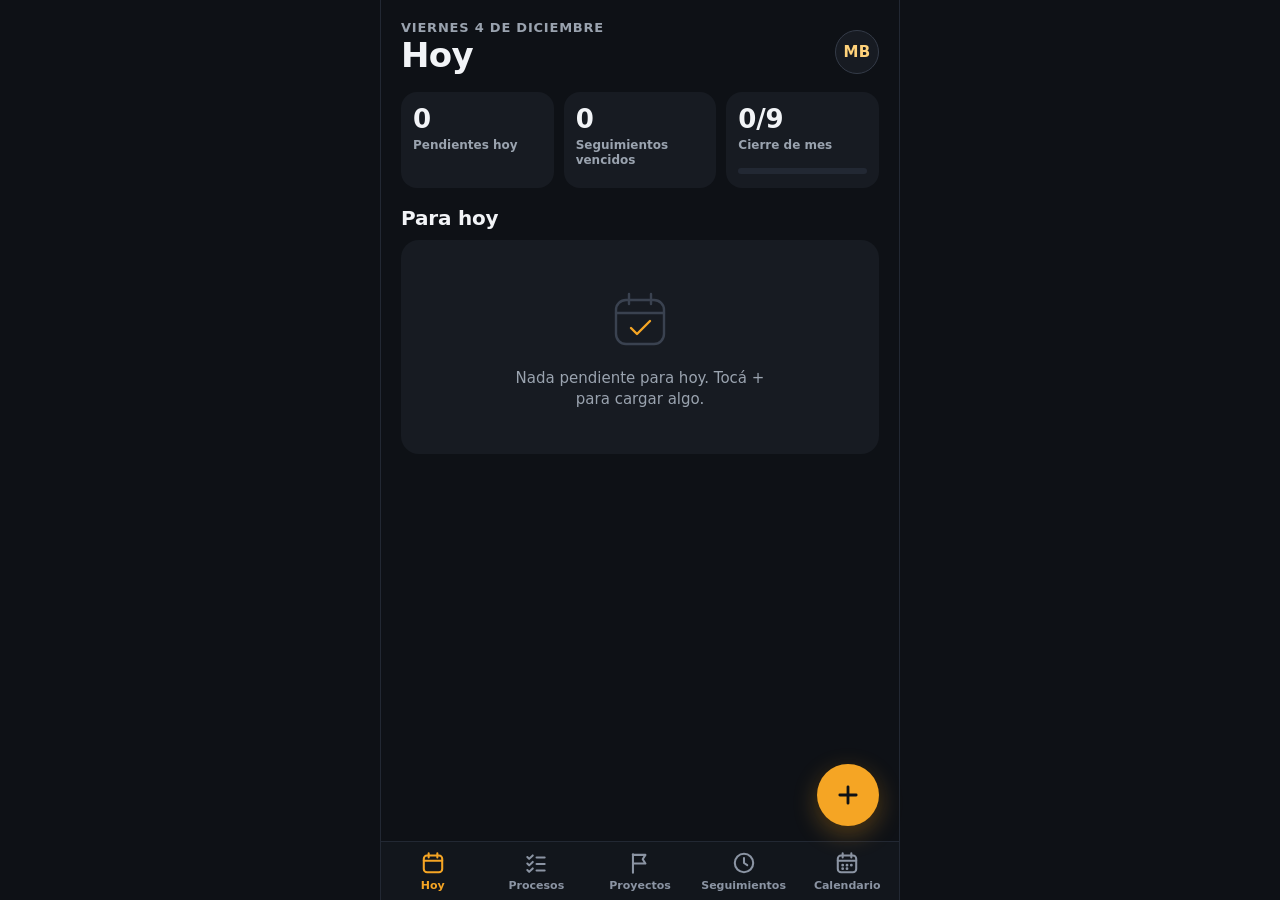
<file: index.html>
<!doctype html>
<html lang="es-UY">
<head>
  <meta charset="utf-8">
  <meta name="viewport" content="width=device-width, initial-scale=1, viewport-fit=cover">
  <title>Centro de Mando</title>
  <meta name="description" content="Tareas de hoy, procesos que se repiten y seguimientos.">

  <!-- Para que se comporte como app instalada en el iPhone -->
  <meta name="apple-mobile-web-app-capable" content="yes">
  <meta name="mobile-web-app-capable" content="yes">
  <meta name="apple-mobile-web-app-status-bar-style" content="black-translucent">
  <meta name="apple-mobile-web-app-title" content="Mando">
  <meta name="theme-color" content="#0E1116">

  <link rel="manifest" href="manifest.webmanifest">
  <link rel="apple-touch-icon" href="icons/apple-touch-icon-180.png">
  <link rel="icon" href="icons/icon.svg" type="image/svg+xml">

  <link rel="stylesheet" href="css/tokens.css">
  <link rel="stylesheet" href="css/app.css">
</head>
<body>
  <div class="app" id="app">
    <!-- Banner "Instalala en tu iPhone" (solo en Safari sin instalar) -->
    <div class="install-banner" id="install-banner" role="region" aria-label="Instalar la app" hidden>
      <svg viewBox="0 0 24 24" fill="none" stroke="currentColor" stroke-width="1.9" stroke-linecap="round" stroke-linejoin="round" aria-hidden="true">
        <path d="M12 3v12M8 7l4-4 4 4"/>
        <path d="M6 11v8.5A1.5 1.5 0 0 0 7.5 21h9a1.5 1.5 0 0 0 1.5-1.5V11"/>
      </svg>
      <p>Instalala en tu iPhone: <strong>Compartir → Agregar a inicio</strong></p>
      <button class="icon-btn" type="button" id="install-banner-close" aria-label="Descartar aviso de instalación">
        <svg viewBox="0 0 24 24" fill="none" stroke="currentColor" stroke-width="2" stroke-linecap="round" aria-hidden="true">
          <path d="M6 6l12 12M18 6L6 18"/>
        </svg>
      </button>
    </div>

    <!-- Acá se dibuja la sección activa -->
    <main class="content" id="view" tabindex="-1"></main>

    <button class="fab" type="button" id="fab" aria-label="Nueva tarea">
      <svg viewBox="0 0 24 24" fill="none" stroke="currentColor" stroke-width="2.4" stroke-linecap="round" aria-hidden="true">
        <path d="M12 5v14M5 12h14"/>
      </svg>
    </button>

    <nav class="tabbar" aria-label="Secciones">
      <button class="tab" type="button" data-tab="hoy">
        <svg viewBox="0 0 24 24" fill="none" stroke="currentColor" stroke-width="1.9" stroke-linecap="round" stroke-linejoin="round" aria-hidden="true">
          <rect x="3.5" y="5" width="17" height="15.5" rx="3"/>
          <path d="M3.5 10h17M8 3v4M16 3v4"/>
        </svg>
        <span>Hoy</span>
      </button>
      <button class="tab" type="button" data-tab="procesos">
        <svg viewBox="0 0 24 24" fill="none" stroke="currentColor" stroke-width="1.9" stroke-linecap="round" stroke-linejoin="round" aria-hidden="true">
          <path d="M4 6.5l1.7 1.7L9 5M4 12.5l1.7 1.7L9 11M4 18.5l1.7 1.7L9 17"/>
          <path d="M12.5 7h7.5M12.5 13h7.5M12.5 19h7.5"/>
        </svg>
        <span>Procesos</span>
      </button>
      <button class="tab" type="button" data-tab="proyectos">
        <svg viewBox="0 0 24 24" fill="none" stroke="currentColor" stroke-width="1.9" stroke-linecap="round" stroke-linejoin="round" aria-hidden="true">
          <path d="M5.5 21V4"/>
          <path d="M5.5 4.5h11.5l-2.5 4 2.5 4H5.5"/>
        </svg>
        <span>Proyectos</span>
      </button>
      <button class="tab" type="button" data-tab="seguimientos">
        <svg viewBox="0 0 24 24" fill="none" stroke="currentColor" stroke-width="1.9" stroke-linecap="round" stroke-linejoin="round" aria-hidden="true">
          <circle cx="12" cy="12" r="8.5"/>
          <path d="M12 7.5V12l3 2"/>
        </svg>
        <span>Seguimientos</span>
        <span class="tab__badge" id="badge-seguimientos" hidden></span>
      </button>
      <button class="tab" type="button" data-tab="calendario">
        <svg viewBox="0 0 24 24" fill="none" stroke="currentColor" stroke-width="1.9" stroke-linecap="round" stroke-linejoin="round" aria-hidden="true">
          <rect x="3.5" y="5" width="17" height="15.5" rx="3"/>
          <path d="M3.5 10h17M8 3v4M16 3v4"/>
          <path d="M8 14h.01M12 14h.01M16 14h.01M8 17.2h.01M12 17.2h.01" stroke-width="2.6"/>
        </svg>
        <span>Calendario</span>
      </button>
    </nav>
  </div>

  <div class="toast-root" id="toast-root" aria-live="polite"></div>

  <script type="module" src="js/app.js"></script>
</body>
</html>
</file>
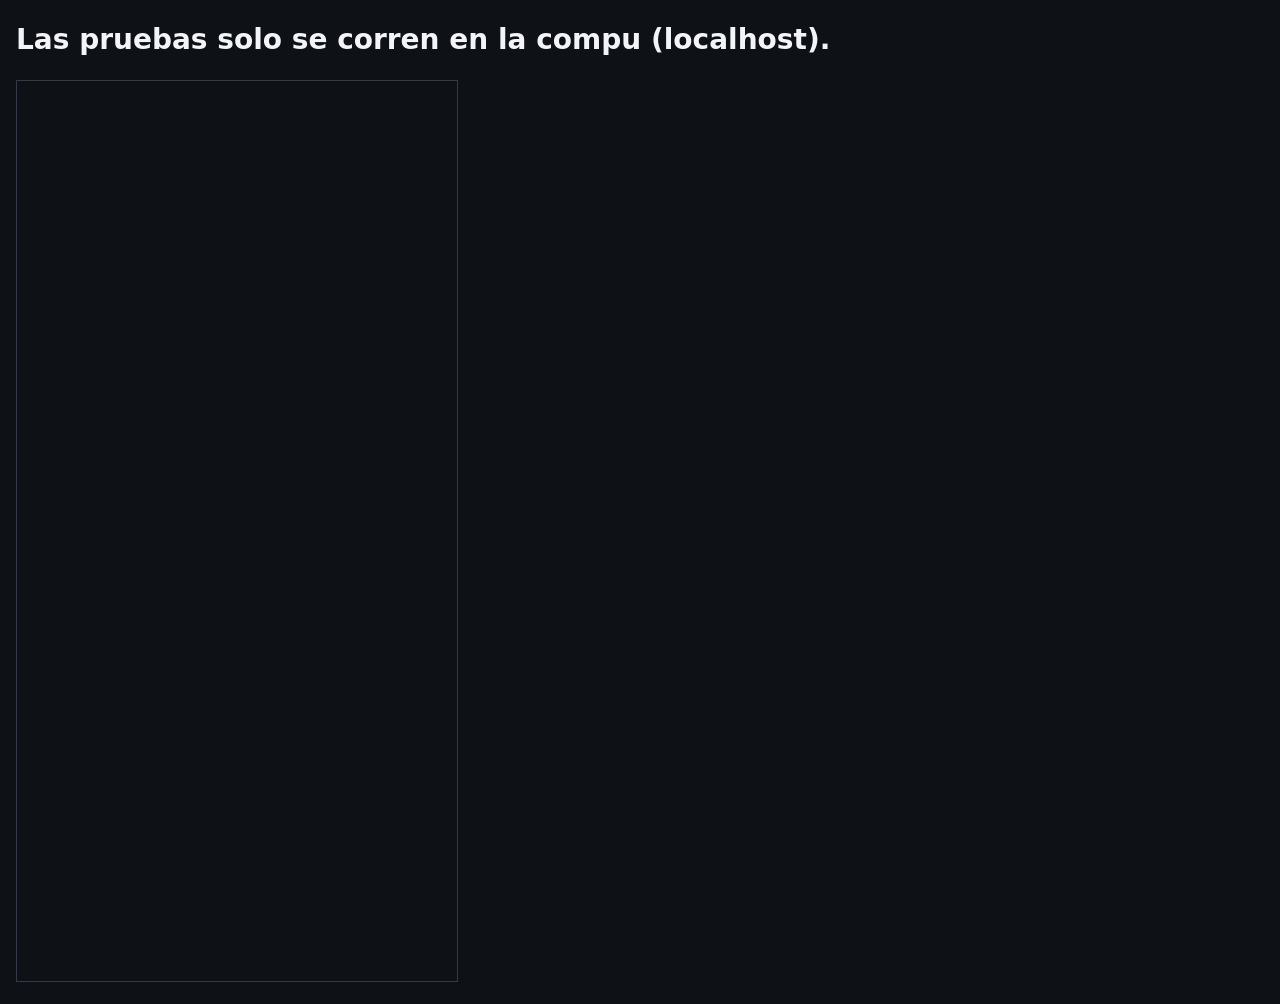
<file: tests/smoke.html>
<!doctype html>
<html lang="es-UY">
<head>
  <meta charset="utf-8">
  <title>Pruebas · Centro de Mando</title>
  <style>
    body { font: 14px/1.5 system-ui, sans-serif; background: #0E1116; color: #F2F4F7; margin: 16px; }
    .ok { color: #6FDCA6; } .fail { color: #FF7A6E; }
    iframe { width: 440px; height: 900px; border: 1px solid #343B48; }
  </style>
</head>
<body>
  <!--
    Pruebas automáticas de la app. OJO: usan la misma base de datos que la app,
    así que correlas solo con el script tools/test.ps1 (usa un perfil temporal de Chrome).
  -->
  <h1 id="summary">Corriendo…</h1>
  <ol id="results"></ol>
  <iframe id="app" title="App bajo prueba"></iframe>

  <script type="module">
    import * as dates from '../js/dates.js';
    import * as store from '../js/store.js';
    import * as db from '../js/db.js';
    import * as periods from '../js/periods.js';

    // Resguardo: las pruebas cargan y borran datos, así que solo corren en la compu.
    // En la app publicada (GitHub Pages) no hacen nada, para no tocar tus datos reales.
    if (!['localhost', '127.0.0.1'].includes(location.hostname)) {
      document.getElementById('summary').textContent = 'Las pruebas solo se corren en la compu (localhost).';
      await new Promise(() => {}); // se queda acá para siempre
    }

    // Manda el resultado al servidor local (tools/serve.ps1 lo guarda para tools/test.ps1).
    function report(summary) {
      document.getElementById('summary').textContent = summary;
      const lines = [...document.querySelectorAll('#results li')].map((li) => li.textContent);
      fetch('/tests/report', { method: 'POST', body: [...lines, '', `Resultado: ${summary}`].join('\n') }).catch(() => {});
    }
    window.addEventListener('error', (e) => report(`ERROR: ${e.message}`));
    window.addEventListener('unhandledrejection', (e) => report(`ERROR: ${e.reason?.stack || e.reason}`));
    const results = document.getElementById('results');
    let failures = 0;

    function check(name, condition, detail = '') {
      const li = document.createElement('li');
      li.className = condition ? 'ok' : 'fail';
      li.textContent = `${condition ? 'OK' : 'FALLA'} — ${name}${!condition && detail ? ` (${detail})` : ''}`;
      results.append(li);
      if (!condition) failures++;
    }

    const sleep = (ms) => new Promise((r) => setTimeout(r, ms));
    async function waitFor(fn, timeout = 3000) {
      const start = Date.now();
      while (Date.now() - start < timeout) {
        const value = fn();
        if (value) return value;
        await sleep(30);
      }
      return null;
    }

    // ---------- Fechas ----------
    check('addDays cruza fin de mes', dates.addDays('2026-10-31', 1) === '2026-11-01');
    check('diffDays', dates.diffDays('2026-10-05', '2026-10-12') === 7);
    check('formatLongDate', dates.formatLongDate('2026-10-12') === 'lunes 12 de octubre', dates.formatLongDate('2026-10-12'));
    check('relativeDayLabel mañana', dates.relativeDayLabel('2026-10-13', '2026-10-12') === 'Mañana');
    check('relativeDayLabel esta semana', dates.relativeDayLabel('2026-10-14', '2026-10-12') === 'Mié 14');
    check('relativeDayLabel lejos', dates.relativeDayLabel('2026-10-30', '2026-10-12') === '30 oct');
    check('overdueSince ayer', dates.overdueSinceLabel('2026-10-11', '2026-10-12') === 'desde ayer');
    check('overdueSince lunes', dates.overdueSinceLabel('2026-10-05', '2026-10-12') === 'desde el lun 5');
    check('nextMonday desde lunes', dates.nextMonday('2026-10-12') === '2026-10-19');
    check('nextMonday desde miércoles', dates.nextMonday('2026-10-14') === '2026-10-19');
    check('startOfWeek desde miércoles', dates.startOfWeek('2026-10-14') === '2026-10-12');
    check('startOfWeek desde domingo', dates.startOfWeek('2026-10-18') === '2026-10-12');
    check('addMonths cruza el año', dates.addMonths('2026-12-15', 1) === '2027-01-01');
    // 02:30 UTC del 13 = 23:30 del 12 en Montevideo
    check('todayISO usa hora de Montevideo', dates.todayISO(new Date('2026-10-13T02:30:00Z')) === '2026-10-12');
    const ms = dates.msUntilNextMidnight(new Date('2026-10-13T02:30:00Z'));
    check('msUntilNextMidnight', ms === 30 * 60 * 1000, String(ms));

    // ---------- Períodos y variables de los procesos ----------
    const monthlyClose = { frequency: 'monthly', periodOffset: -1, name: 'Cierre de mes' };
    check('Período de cierre en octubre = septiembre', periods.currentPeriod(monthlyClose, '2026-10-12') === '2026-09');
    check('Período de cierre en enero = diciembre anterior', periods.currentPeriod(monthlyClose, '2026-01-05') === '2025-12');
    const vars = periods.periodVariables(monthlyClose, '2026-09');
    check('{MES_CIERRE} octubre 2026 = SEPTIEMBRE', vars.MES_CIERRE === 'SEPTIEMBRE', vars.MES_CIERRE);
    check('{MES_ACTUAL} octubre 2026 = octubre', vars.MES_ACTUAL === 'octubre', vars.MES_ACTUAL);
    check('{MES_CORTE} octubre 2026 = mar-26', vars.MES_CORTE === 'mar-26', vars.MES_CORTE);
    check('{MES_CORTE} mayo 2026 = oct-25', periods.periodVariables(monthlyClose, '2026-04').MES_CORTE === 'oct-25');
    check('resolveText', periods.resolveText('Base de {MES_ACTUAL}: última compra {MES_CORTE} o antes.', vars) === 'Base de octubre: última compra mar-26 o antes.');
    check('Título "Cierre de septiembre"', periods.periodTitle(monthlyClose, '2026-09') === 'Cierre de septiembre');
    check('Semana ISO 12 oct 2026 = W42', periods.isoWeekOf('2026-10-12') === '2026-W42');
    check('Semana ISO 1 ene 2027 = 2026-W53', periods.isoWeekOf('2027-01-01') === '2026-W53', periods.isoWeekOf('2027-01-01'));
    check('Lunes de la W42', periods.mondayOfIsoWeek('2026-W42') === '2026-10-12');
    check('Período semanal', periods.currentPeriod({ frequency: 'weekly', periodOffset: 0 }, '2026-10-14') === '2026-W42');

    // ---------- Datos previos: una atrasada, una hecha ayer, una con fecha futura ----------
    const today = dates.todayISO();
    await store.init();
    // Un cierre anterior, terminado el día 6 del mes en que se trabajó.
    const closeTemplate = store.getTemplate('cierre-de-mes');
    const currentClose = periods.currentPeriod(closeTemplate, today);
    const pastPeriod = periods.addMonths(currentClose, -1);
    const pastWorkStart = periods.periodWorkStart(closeTemplate, pastPeriod);
    await db.put('processRuns', {
      id: `cierre-de-mes:${pastPeriod}`, templateId: 'cierre-de-mes', period: pastPeriod,
      checked: {}, createdAt: `${pastWorkStart}T12:00:00Z`, completedAt: `${dates.addDays(pastWorkStart, 5)}T15:00:00Z`,
    });
    const late = await store.addTask({ title: 'Tarea atrasada', area: 'pdv', bucket: 'hoy' });
    await store.updateTask(late.id, { dueDate: dates.addDays(today, -1) });
    const old = await store.addTask({ title: 'Hecha ayer', area: 'otros', bucket: 'hoy' });
    await store.updateTask(old.id, { done: true, doneAt: new Date(Date.now() - 86400000 * 2).toISOString() });
    await store.addTask({ title: 'Futura', area: 'meta', bucket: 'semana', dueDate: dates.addDays(today, 2) });
    await store.addTask({ title: 'Con hora', area: 'ventas', bucket: 'hoy', time: '09:30' });
    await store.addFollowup({ title: 'Cartel gomería · San José', area: 'carteleria', nextAction: 'Consultar a MTOP', dueDate: dates.addDays(today, -3), owner: 'me' });
    await store.addFollowup({ title: 'Orden E01-000055 sin cliente', area: 'ventas', nextAction: 'Pedir el cliente a sistemas', dueDate: today, owner: 'me' });
    await store.addFollowup({ title: 'Permiso de cartel · Canelones', area: 'carteleria', nextAction: 'Esperar firma', dueDate: dates.addDays(today, 2), owner: 'other', waitingFor: 'propietario' });
    await store.addFollowup({ title: 'Cotización de banners 70×110', area: 'carteleria', nextAction: 'Esperar precio', dueDate: dates.addDays(today, 6), owner: 'other', waitingFor: 'proveedor' });

    // ---------- La app ----------
    const frame = document.getElementById('app');
    frame.src = '../index.html#hoy';
    await new Promise((r) => frame.addEventListener('load', r, { once: true }));
    const win = frame.contentWindow;
    const doc = win.document;
    const $ = (sel) => doc.querySelector(sel);
    const $$ = (sel) => [...doc.querySelectorAll(sel)];
    const titles = () => $$('.task-row__title').map((n) => n.textContent);

    await waitFor(() => $('.tiles'));
    check('Hoy se dibuja', Boolean($('.tiles')));
    check('Encabezado con fecha', $('.overline')?.textContent === dates.formatLongDate(today));
    check('Atrasada arriba de todo', titles()[0] === 'Tarea atrasada', titles().join(' | '));
    check('Etiqueta "Atrasada · desde ayer"', $$('.tag--danger').some((n) => n.textContent === 'Atrasada · desde ayer'));
    check('Hecha otro día no aparece', !titles().includes('Hecha ayer'));
    check('Futura va en "Esta semana"', $$('.fold .task-row__title').some((n) => n.textContent === 'Futura'));
    check('Tile pendientes = 2', $('.tile__value')?.textContent === '2', $('.tile__value')?.textContent);

    // Captura rápida
    $('#fab').click();
    const input = await waitFor(() => doc.querySelector('.sheet input[type="text"]'));
    check('El + abre el sheet', Boolean(input));
    check('El input tiene el foco', doc.activeElement === input);
    const save = doc.querySelector('.sheet .btn-primary');
    check('Guardar deshabilitado sin texto', save.disabled);
    input.value = 'Llamar a la gomería de Las Piedras';
    input.dispatchEvent(new win.Event('input', { bubbles: true }));
    check('Guardar se habilita con texto', !save.disabled);
    [...doc.querySelectorAll('.sheet .chip')].find((c) => c.textContent === 'PDV').click();
    input.form.requestSubmit(); // equivale a tocar Enter
    await waitFor(() => titles().includes('Llamar a la gomería de Las Piedras'));
    check('La tarea nueva aparece en Hoy', titles().includes('Llamar a la gomería de Las Piedras'));
    check('Toast "Guardada en Hoy"', $('.toast')?.textContent.includes('Guardada en Hoy'));
    await waitFor(() => !doc.querySelector('.sheet-backdrop'), 1000);
    check('El sheet se cierra', !doc.querySelector('.sheet-backdrop'));
    await sleep(100);
    check('Se recuerda la última área', (await db.get('settings', 'lastArea'))?.value === 'pdv');

    // Completar y deshacer
    const rowOf = (title) => $$('.task-row').find((r) => r.querySelector('.task-row__title').textContent === title);
    rowOf('Con hora').querySelector('.check').click();
    await waitFor(() => rowOf('Con hora')?.classList.contains('is-done'));
    check('Completar tacha la tarea', rowOf('Con hora')?.classList.contains('is-done'));
    const todayList = [...doc.querySelector('.list').querySelectorAll('.task-row__title')].map((n) => n.textContent);
    check('Completada baja al final', todayList.at(-1) === 'Con hora', todayList.join(' | '));
    check('"1 hecha"', $('.section-aside')?.textContent === '1 hecha');
    [...doc.querySelectorAll('.toast__action')].at(-1).click();
    await waitFor(() => !rowOf('Con hora')?.classList.contains('is-done'));
    check('Deshacer la desmarca', !rowOf('Con hora')?.classList.contains('is-done'));

    // Editar: pasar a "Esta semana" y volver con "Pasar a hoy"
    rowOf('Llamar a la gomería de Las Piedras').querySelector('.task-row__main').click();
    await waitFor(() => doc.querySelector('.sheet'));
    [...doc.querySelectorAll('.sheet .chip')].find((c) => c.textContent === 'Esta semana').click();
    check('Esta semana borra la fecha de hoy', doc.querySelector('.sheet input[type="date"]').value === '');
    doc.querySelector('.sheet form').requestSubmit();
    await waitFor(() => $$('.fold .task-row__title').some((n) => n.textContent === 'Llamar a la gomería de Las Piedras'));
    check('Editada a "Esta semana"', $$('.fold .task-row__title').some((n) => n.textContent === 'Llamar a la gomería de Las Piedras'));
    await waitFor(() => !doc.querySelector('.sheet-backdrop'), 1000);
    const weekRow = $$('.fold .task-row').find((r) => r.textContent.includes('Llamar a la gomería'));
    weekRow.querySelector('.row-action').click();
    await waitFor(() => !$$('.fold .task-row__title').some((n) => n.textContent.includes('Llamar a la gomería')));
    check('"Pasar a hoy" la devuelve a Hoy', !$$('.fold .task-row__title').some((n) => n.textContent.includes('Llamar a la gomería')));

    // Eliminar con confirmación y deshacer
    rowOf('Tarea atrasada').querySelector('.task-row__main').click();
    await waitFor(() => doc.querySelector('.sheet .btn-danger'));
    const del = doc.querySelector('.sheet .btn-danger');
    del.click();
    check('Eliminar pide confirmación', del.textContent === 'Tocá de nuevo para eliminar');
    del.click();
    await waitFor(() => !rowOf('Tarea atrasada'));
    check('Eliminar la saca', !rowOf('Tarea atrasada'));
    [...doc.querySelectorAll('.toast__action')].at(-1).click();
    await waitFor(() => rowOf('Tarea atrasada'));
    check('Deshacer la restaura', Boolean(rowOf('Tarea atrasada')));

    // Persistencia: recargar y ver que sigue todo
    frame.contentWindow.location.reload();
    await new Promise((r) => frame.addEventListener('load', r, { once: true }));
    await waitFor(() => frame.contentWindow.document.querySelector('.tiles'));
    const after = [...frame.contentWindow.document.querySelectorAll('.task-row__title')].map((n) => n.textContent);
    check('Los datos sobreviven a recargar', after.includes('Llamar a la gomería de Las Piedras') && after.includes('Tarea atrasada'), after.join(' | '));

    // ---------- Procesos ----------
    const pw = frame.contentWindow;
    const pd = pw.document;
    // Vigilamos errores en la consola de la app durante el resto de las pruebas.
    const consoleErrors = [];
    pw.addEventListener('error', (e) => consoleErrors.push(e.message));
    pw.addEventListener('unhandledrejection', (e) => consoleErrors.push(String(e.reason)));
    const originalError = pw.console.error;
    pw.console.error = (...args) => { consoleErrors.push(args.join(' ')); originalError.apply(pw.console, args); };
    const p$ = (sel) => pd.querySelector(sel);
    const p$$ = (sel) => [...pd.querySelectorAll(sel)];
    check('Tile "Cierre de mes" arranca en 0/9', p$$('.tile__value')[2]?.textContent === '0/9', p$$('.tile__value')[2]?.textContent);
    p$$('.tile')[2].click(); // el tile lleva a Procesos
    await waitFor(() => p$('.title')?.textContent === 'Procesos');
    check('El tile navega a Procesos', p$('.title')?.textContent === 'Procesos');
    const expectedTitle = periods.periodTitle(closeTemplate, currentClose);
    check(`Tarjeta "${expectedTitle}"`, p$('.process-card__title')?.textContent === expectedTitle, p$('.process-card__title')?.textContent);
    check('Se creó el checklist del período (9 pasos)', p$$('.step-row').length === 9);
    const stepTexts = p$$('.step-row__text').map((n) => n.textContent);
    const currentVars = periods.periodVariables(closeTemplate, currentClose);
    check('Variables reemplazadas en los pasos', !stepTexts.some((t) => t.includes('{')) && stepTexts.some((t) => t.includes(`BASE GENERAL ${currentVars.MES_CIERRE}`)));
    check('Nota en ámbar con la trampa', p$$('.step-row__note').some((n) => n.textContent.includes('AxTable1')));

    p$$('.step-row')[0].click();
    await waitFor(() => p$('.process-card__sub')?.textContent.startsWith('1 de 9'));
    check('Marcar un paso: "1 de 9 pasos · faltan 8"', p$('.process-card__sub')?.textContent === '1 de 9 pasos · faltan 8', p$('.process-card__sub')?.textContent);
    check('Contador del grupo "1/3"', p$('.section-aside')?.textContent === '1/3');
    check('Porcentaje 11%', p$('.process-card__percent')?.textContent === '11%');

    // Marcar todos los que faltan
    for (let i = 1; i < 9; i++) {
      p$$('.step-row')[i].click();
      await waitFor(() => p$$('.step-row')[i]?.getAttribute('aria-checked') === 'true');
    }
    await waitFor(() => p$('.process-card__legend.is-done'));
    check('Al terminar: "Mes cerrado ✓ el …"', p$('.process-card__legend.is-done')?.textContent.startsWith('Mes cerrado ✓ el'), p$('.process-card__legend')?.textContent);
    check('Toast de celebración', p$('.toast')?.textContent.includes('terminado'));
    check('Animación de celebración', Boolean(p$('.process-card.is-celebrating')));

    // Desmarcar uno vuelve a abrir el período
    p$$('.step-row')[8].click();
    await waitFor(() => !p$('.process-card__legend.is-done'));
    check('Desmarcar reabre el período', !p$('.process-card__legend.is-done'));
    p$$('.step-row')[8].click();
    await waitFor(() => p$('.process-card__legend.is-done'));

    // Historial
    [...p$$('.process-card__actions button')].find((b) => b.textContent.includes('historial')).click();
    await waitFor(() => pd.querySelector('.sheet .history-row'));
    const historyText = pd.querySelector('.sheet .history-row')?.textContent ?? '';
    check('Historial muestra el cierre anterior y los días', historyText.includes(periods.periodTitle(closeTemplate, pastPeriod)) && historyText.includes('tardaste 6 días'), historyText);
    pd.querySelector('.sheet__cancel').click();
    await waitFor(() => !pd.querySelector('.sheet-backdrop'), 1000);

    // Editar plantilla: agregar un paso al primer grupo
    [...p$$('.process-card__actions button')].find((b) => b.textContent.includes('Editar')).click();
    await waitFor(() => pd.querySelector('.sheet .editor-group'));
    check('El editor muestra los 3 grupos', pd.querySelectorAll('.sheet .editor-group').length === 3);
    pd.querySelector('.sheet .editor-group .btn-text').click();
    const newStep = await waitFor(() => {
      const inputs = [...pd.querySelectorAll('.sheet .editor-group')][0].querySelectorAll('.editor-step textarea:not(.field__input--note)');
      return inputs.length === 4 ? inputs[3] : null;
    });
    check('"Agregar paso" agrega un campo y lo enfoca', Boolean(newStep) && pd.activeElement === newStep);
    newStep.value = 'Chequear totales contra el sistema';
    newStep.dispatchEvent(new pw.Event('input', { bubbles: true }));
    [...pd.querySelectorAll('.sheet .btn-primary')].at(-1).click();
    await waitFor(() => p$$('.step-row').length === 10);
    check('Paso nuevo guardado (10 pasos)', p$$('.step-row').length === 10);
    check('Lo marcado se conserva: "9 de 10 pasos · faltan 1"', p$('.process-card__sub')?.textContent === '9 de 10 pasos · faltan 1', p$('.process-card__sub')?.textContent);

    // Nueva plantilla semanal (antes esperamos que el sheet anterior termine de cerrarse)
    await waitFor(() => !pd.querySelector('.sheet-backdrop'), 1000);
    p$$('.btn-add').at(-1).click();
    await waitFor(() => pd.querySelector('.sheet .editor-group'));
    const nameIn = pd.querySelector('.sheet .field__input--big');
    nameIn.value = 'Revisión semanal';
    nameIn.dispatchEvent(new pw.Event('input', { bubbles: true }));
    [...pd.querySelectorAll('.sheet .chip')].find((c) => c.textContent === 'Todas las semanas').click();
    const firstStep = pd.querySelector('.sheet .editor-step textarea');
    firstStep.value = 'Revisar seguimientos vencidos';
    firstStep.dispatchEvent(new pw.Event('input', { bubbles: true }));
    [...pd.querySelectorAll('.sheet .btn-primary')].at(-1).click();
    await waitFor(() => p$('.process-card__title')?.textContent.startsWith('Revisión semanal · semana del'));
    check('Plantilla semanal creada y seleccionada', p$('.process-card__title')?.textContent.startsWith('Revisión semanal · semana del'), p$('.process-card__title')?.textContent);
    check('Aparece el selector de procesos', p$$('.view > .field .chip').length === 2, String(p$$('.view > .field .chip').length) + ' chips; ' + p$$('.chip').map((c) => c.textContent).join(','));

    // ---------- Seguimientos ----------
    const closed = () => waitFor(() => !pd.querySelector('.sheet-backdrop'), 1000);
    const cardOf = (title) => p$$('.fu-card').find((c) => c.querySelector('.fu-card__title')?.textContent === title);
    const chipOf = (text) => p$$('.view .chip').find((c) => c.textContent.startsWith(text));
    const lastToastAction = () => [...pd.querySelectorAll('.toast__action')].at(-1);

    pw.location.hash = 'hoy';
    await waitFor(() => p$('.tiles'));
    check('Globito rojo en la pestaña = 1', p$('#badge-seguimientos')?.textContent === '1' && !p$('#badge-seguimientos').hidden);
    check('Tile de vencidos en rojo = 1', p$('.tile__value--danger')?.textContent === '1');
    const waiting = p$$('.followup-row__title').map((n) => n.textContent);
    check('"Esperando a alguien": solo los de los próximos 3 días', waiting.includes('Permiso de cartel · Canelones') && !waiting.includes('Cotización de banners 70×110'), waiting.join(' | '));

    p$$('.tile')[1].click(); // tile de vencidos
    await waitFor(() => p$('.title')?.textContent === 'Seguimientos');
    check('El tile lleva a Seguimientos filtrado por Vencidos', chipOf('Vencidos')?.getAttribute('aria-pressed') === 'true' && p$$('.fu-card').length === 1);
    check('Vencido en rojo con "Venció …"', cardOf('Cartel gomería · San José')?.classList.contains('is-overdue') && cardOf('Cartel gomería · San José').querySelector('.date-pill--danger')?.textContent.startsWith('Venció'));

    chipOf('Todos').click();
    await waitFor(() => p$$('.fu-card').length === 4);
    check('Filtro Todos: 4 tarjetas, vencido arriba', p$$('.fu-card').length === 4 && p$('.fu-card__title')?.textContent === 'Cartel gomería · San José');
    check('Contadores de filtros', ['Todos4', 'Vencidos1', 'Me toca2', 'Esperando2'].every((t) => p$$('.view .chip').some((c) => c.textContent === t)), p$$('.view .chip').map((c) => c.textContent).join(','));
    check('Pastilla "Hoy" y "Esperando a otro · propietario"', cardOf('Orden E01-000055 sin cliente')?.querySelector('.date-pill--today')?.textContent === 'Hoy' && cardOf('Permiso de cartel · Canelones')?.querySelector('.owner-pill')?.textContent === 'Esperando a otro · propietario');

    // Detalle: posponer + deshacer
    cardOf('Orden E01-000055 sin cliente').querySelector('.fu-card__main').click();
    await waitFor(() => pd.querySelector('.sheet .sheet-section'));
    [...pd.querySelectorAll('.sheet .chip')].find((c) => c.textContent === '+1 día').click();
    await waitFor(() => pd.querySelector('.sheet .date-pill')?.textContent === 'Mañana');
    check('Posponer +1 día → "Mañana"', pd.querySelector('.sheet .date-pill')?.textContent === 'Mañana');
    check('Posponer queda en la bitácora', pd.querySelector('.sheet .log-row__text')?.textContent.startsWith('Pospuesto para el'));
    lastToastAction().click();
    await waitFor(() => pd.querySelector('.sheet .date-pill')?.textContent === 'Hoy');
    check('Deshacer posponer', pd.querySelector('.sheet .date-pill')?.textContent === 'Hoy' && !pd.querySelector('.sheet .log-row'));

    // Registrar avance
    const progressText = pd.querySelector('.sheet .sheet-section textarea');
    progressText.value = 'Sistemas dice que lo revisa mañana';
    progressText.dispatchEvent(new pw.Event('input', { bubbles: true }));
    const nextIn = [...pd.querySelectorAll('.sheet .sheet-section input[type="text"]')][0];
    nextIn.value = 'Volver a consultar a sistemas';
    [...pd.querySelectorAll('.sheet .btn-secondary')].find((b) => b.textContent.includes('Registrar avance')).click();
    await waitFor(() => pd.querySelector('.sheet .log-row__text')?.textContent === 'Sistemas dice que lo revisa mañana');
    check('Registrar avance agrega a la bitácora', pd.querySelector('.sheet .log-row__text')?.textContent === 'Sistemas dice que lo revisa mañana');
    check('Registrar avance actualiza la próxima acción y la fecha', pd.querySelector('.sheet .fu-card__next')?.textContent === 'Volver a consultar a sistemas' && pd.querySelector('.sheet .date-pill')?.textContent === 'Mañana');

    // Marcar resuelto desde el detalle + deshacer
    [...pd.querySelectorAll('.sheet .btn-primary')].find((b) => b.textContent === 'Marcar resuelto').click();
    await closed();
    await waitFor(() => !cardOf('Orden E01-000055 sin cliente'));
    check('Resuelto sale de la lista', !cardOf('Orden E01-000055 sin cliente'));
    check('Aparece en "Resueltos"', p$$('.fold .followup-row__title').some((n) => n.textContent === 'Orden E01-000055 sin cliente'));
    lastToastAction().click();
    await waitFor(() => cardOf('Orden E01-000055 sin cliente'));
    check('Deshacer resuelto', Boolean(cardOf('Orden E01-000055 sin cliente')));

    // Marcar resuelto desde la tarjeta
    cardOf('Cotización de banners 70×110').querySelector('.fu-resolve').click();
    await waitFor(() => !cardOf('Cotización de banners 70×110'));
    check('"Marcar resuelto" desde la tarjeta', !cardOf('Cotización de banners 70×110'));

    // Captura de seguimiento desde el +
    p$('#fab').click();
    const fuTitle = await waitFor(() => pd.querySelector('.sheet input[type="text"]'));
    fuTitle.value = 'Cotización vinilo · Florida';
    fuTitle.dispatchEvent(new pw.Event('input', { bubbles: true }));
    [...pd.querySelectorAll('.sheet .chip')].find((c) => c.textContent === 'Es un seguimiento').click();
    check('"Es un seguimiento" muestra sus campos', !pd.querySelector('.sheet .form-group--wide').hidden && pd.querySelector('.sheet details.more').hidden);
    pd.querySelector('.sheet .form-group--wide input[type="text"]').value = 'Pedir precio con instalación';
    [...pd.querySelectorAll('.sheet .chip')].find((c) => c.textContent === 'En 3 días').click();
    [...pd.querySelectorAll('.sheet .chip')].find((c) => c.textContent === 'Esperando a otro').click();
    const whoIn = [...pd.querySelectorAll('.sheet .form-group--wide input[type="text"]')].at(-1);
    whoIn.value = 'proveedor';
    fuTitle.form.requestSubmit();
    await waitFor(() => cardOf('Cotización vinilo · Florida'));
    const newCard = cardOf('Cotización vinilo · Florida');
    check('Seguimiento cargado desde el +', Boolean(newCard) && p$$('.toast').at(-1)?.textContent.includes('Guardado en Seguimientos'));
    check('Con próxima acción, fecha en 3 días y "Esperando a otro · proveedor"',
      newCard?.querySelector('.fu-card__next')?.textContent === 'Pedir precio con instalación'
      && newCard?.querySelector('.date-pill')?.textContent === dates.relativeDayLabel(dates.addDays(today, 3), today)
      && newCard?.querySelector('.owner-pill')?.textContent === 'Esperando a otro · proveedor');
    await closed();

    // Eliminar con confirmación + deshacer
    newCard.querySelector('.fu-card__main').click();
    await waitFor(() => pd.querySelector('.sheet .btn-danger'));
    const delFu = pd.querySelector('.sheet .btn-danger');
    delFu.click();
    delFu.click();
    await waitFor(() => !cardOf('Cotización vinilo · Florida'));
    check('Eliminar seguimiento', !cardOf('Cotización vinilo · Florida'));
    lastToastAction().click();
    await waitFor(() => cardOf('Cotización vinilo · Florida'));
    check('Deshacer eliminar seguimiento', Boolean(cardOf('Cotización vinilo · Florida')));
    await sleep(300);

    // ---------- Fase 5: Ajustes ----------
    // Usamos el MISMO store que la app (mismo módulo, misma URL) para revisar datos.
    const bridge = pd.createElement('script');
    bridge.type = 'module';
    bridge.textContent = "import * as s from './js/store.js'; window.__store = s;";
    pd.head.append(bridge);
    const appStore = await waitFor(() => pw.__store);
    const settingsButton = (text) => p$$('.view .btn-secondary').find((b) => b.textContent.includes(text));

    pw.location.hash = 'hoy';
    await waitFor(() => p$('.avatar'));
    p$('.avatar').click();
    await waitFor(() => p$('.title')?.textContent === 'Ajustes');
    check('El avatar abre Ajustes', p$('.title')?.textContent === 'Ajustes');
    check('En Ajustes ninguna pestaña queda activa', !p$('.tab[aria-current]'));
    check('Aviso de backup (nunca se hizo)', p$('.backup-status.is-warning')?.textContent.startsWith('Todavía no hiciste ningún backup'));

    // Áreas: renombrar, agregar y ocultar
    p$$('.settings-row').find((r) => r.textContent.includes('PDV')).click();
    await waitFor(() => pd.querySelector('.sheet .swatch'));
    const areaName = pd.querySelector('.sheet .field__input--big');
    areaName.value = 'Puntos de venta';
    areaName.dispatchEvent(new pw.Event('input', { bubbles: true }));
    pd.querySelectorAll('.sheet .swatch')[5].click(); // Coral
    check('Vista previa de la etiqueta', pd.querySelector('.sheet .area-preview .tag')?.textContent === 'Puntos de venta');
    pd.querySelector('.sheet .btn-primary').click();
    await waitFor(() => p$$('.settings-row').some((r) => r.textContent.includes('Puntos de venta')));
    check('Renombrar área', appStore.getArea('pdv').name === 'Puntos de venta' && appStore.getArea('pdv').color === '#FF9F8A');
    await closed();
    p$$('.btn-add').find((b) => b.textContent.includes('Agregar área')).click();
    await waitFor(() => pd.querySelector('.sheet .swatch'));
    const newArea = pd.querySelector('.sheet .field__input--big');
    newArea.value = 'Capacitaciones';
    newArea.dispatchEvent(new pw.Event('input', { bubbles: true }));
    pd.querySelector('.sheet .btn-primary').click();
    await waitFor(() => p$$('.settings-row').some((r) => r.textContent.includes('Capacitaciones')));
    check('Agregar área', p$$('.settings-row').some((r) => r.textContent.includes('Capacitaciones')));
    await closed();
    p$$('.settings-row').find((r) => r.textContent.includes('Capacitaciones')).click();
    await waitFor(() => pd.querySelector('.sheet .chip'));
    [...pd.querySelectorAll('.sheet .chip')].find((c) => c.textContent === 'Oculta').click();
    pd.querySelector('.sheet .btn-primary').click();
    await waitFor(() => p$$('.settings-row').find((r) => r.textContent.includes('Capacitaciones'))?.textContent.includes('Oculta'));
    await closed();
    p$('#fab').click();
    await waitFor(() => pd.querySelector('.sheet .chip'));
    const captureChips = [...pd.querySelectorAll('.sheet .chip')].map((c) => c.textContent);
    check('Área oculta no aparece al cargar', !captureChips.includes('Capacitaciones') && captureChips.includes('Puntos de venta'));
    pd.querySelector('.sheet__cancel').click();
    await closed();

    // Backup: exportar, validar e importar
    const backup = await appStore.exportBackup();
    check('Exportar: formato con versión de esquema', backup.app === 'centro-mando' && backup.schemaVersion === 2 && Array.isArray(backup.data.pdvs) && Array.isArray(backup.data.tasks) && backup.data.tasks.length === appStore.getTodayTasks().length + appStore.getWeekTasks().length + appStore.getSomedayTasks().length + 1);
    check('Importar: rechaza un archivo que no es JSON', Boolean(appStore.parseBackup('{roto').error));
    check('Importar: rechaza otro tipo de archivo', Boolean(appStore.parseBackup(JSON.stringify({ app: 'otra' })).error));
    check('Importar: rechaza datos dañados', Boolean(appStore.parseBackup(JSON.stringify({ ...backup, data: { ...backup.data, tasks: [{ id: 1 }] } })).error));
    check('Importar: rechaza versión más nueva', Boolean(appStore.parseBackup(JSON.stringify({ ...backup, schemaVersion: 99 })).error));
    const parsed = appStore.parseBackup(JSON.stringify(backup));
    check('Importar: vista previa con cantidades', !parsed.error && parsed.counts.followups === backup.data.followups.length && parsed.counts.templates === 2);
    const victim = appStore.getTodayTasks().find((t) => t.title === 'Tarea atrasada');
    await appStore.deleteTask(victim.id);
    await appStore.importBackup(parsed.backup);
    check('Importar reemplaza y recupera los datos', appStore.getTodayTasks().some((t) => t.title === 'Tarea atrasada'));

    // Resumen del día
    const summary = appStore.buildDaySummary();
    check('Resumen del día', summary.startsWith('Resumen del ') && summary.includes('Pendiente (') && summary.includes('Seguimientos vencidos (1)') && summary.includes('Cartel gomería · San José'), summary);

    // Tareas hechas
    pw.location.hash = 'hoy';
    await waitFor(() => p$('.avatar'));
    p$('.avatar').click();
    await waitFor(() => p$('.title')?.textContent === 'Ajustes');
    settingsButton('Ver tareas hechas').click();
    await waitFor(() => pd.querySelector('.sheet .history-row'));
    check('Historial de tareas hechas (incluye las de otros días)', [...pd.querySelectorAll('.sheet .history-row__title')].some((n) => n.textContent === 'Hecha ayer'));
    pd.querySelector('.sheet__cancel').click();
    await closed();

    // Datos de ejemplo
    settingsButton('Cargar datos de ejemplo').click();
    const sampleLoaded = () => appStore.getTodayTasks().filter((t) => t.sample).length === 4 && appStore.getOpenFollowups().filter((f) => f.sample).length === 5;
    await waitFor(sampleLoaded);
    check('Cargar datos de ejemplo (4 tareas + 5 seguimientos)', sampleLoaded());
    await waitFor(() => settingsButton('Borrar datos de ejemplo') && !settingsButton('Borrar datos de ejemplo').disabled);
    settingsButton('Borrar datos de ejemplo').click();
    await waitFor(() => !appStore.hasSampleData());
    check('Borrar datos de ejemplo sin tocar lo propio', !appStore.hasSampleData() && appStore.getTodayTasks().some((t) => t.title === 'Tarea atrasada'));

    // Deslizar una tarea: "Mañana"
    pw.location.hash = 'hoy';
    const rowNow = (title) => p$$('.task-row').find((r) => r.querySelector('.task-row__title').textContent === title);
    await waitFor(() => rowNow('Tarea atrasada'));
    const swipeRow = rowNow('Tarea atrasada');
    const swipeContent = swipeRow.querySelector('.task-row__content');
    const pointer = (type, x) => swipeContent.dispatchEvent(new pw.PointerEvent(type, { bubbles: true, clientX: x, clientY: 100, pointerId: 7, pointerType: 'touch', isPrimary: true }));
    pointer('pointerdown', 300);
    pointer('pointermove', 280);
    pointer('pointermove', 200);
    pointer('pointermove', 120);
    pointer('pointerup', 120);
    check('Deslizar a la izquierda muestra las acciones', swipeRow.classList.contains('is-swiped') && swipeRow.querySelector('.task-row__actions').getAttribute('aria-hidden') === 'false');
    swipeRow.querySelector('.swipe-action--later').click();
    await waitFor(() => p$$('.fold .task-row__title').some((n) => n.textContent === 'Tarea atrasada'));
    const tomorrowRow = p$$('.fold .task-row').find((r) => r.textContent.includes('Tarea atrasada'));
    check('"Mañana" la pasa a mañana', Boolean(tomorrowRow) && tomorrowRow.textContent.includes('Mañana'));

    // ---------- Calendario ----------
    const calToday = dates.todayISO();
    const calTomorrow = dates.addDays(calToday, 1);
    await appStore.addTask({ title: 'Cal: reunión', area: 'meta', bucket: 'semana', dueDate: calTomorrow, time: '10:00' });
    await appStore.addTask({ title: 'Cal: sin fecha', area: 'otros', bucket: 'algun_dia' });
    const calItems = appStore.getCalendarItems(calToday, dates.addDays(calToday, 7));
    check('Calendario: tarea con fecha y hora en su día', (calItems[calTomorrow] ?? []).some((i) => i.title === 'Cal: reunión' && i.time === '10:00' && i.date === calTomorrow));
    check('Calendario: las tareas sin fecha no aparecen', !Object.values(calItems).flat().some((i) => i.title === 'Cal: sin fecha'));
    check('Calendario: seguimientos abiertos en su fecha límite', Object.values(calItems).flat().some((i) => i.kind === 'followup'));
    const sorted = (calItems[calTomorrow] ?? []).map((i) => Boolean(i.time));
    check('Calendario: primero lo que no tiene hora', sorted.indexOf(true) === -1 || !sorted.slice(sorted.indexOf(true)).includes(false));

    pw.location.hash = 'calendario';
    await waitFor(() => p$('.segmented'));
    check('Pestaña Calendario', p$('.title')?.textContent === 'Calendario' && p$('.tab[data-tab="calendario"]')?.getAttribute('aria-current') === 'page');
    check('Calendario: arranca en Día, con hoy', p$('.segmented__btn[aria-pressed="true"]')?.textContent === 'Día' && p$('.cal-nav__today')?.disabled);
    p$$('.cal-nav .icon-btn')[1].click(); // día siguiente
    await waitFor(() => p$$('.cal-block').some((b) => b.textContent.includes('Cal: reunión')));
    check('Calendario: ‹ › cambia de día y muestra el bloque a su hora', p$$('.cal-block').some((b) => b.textContent.includes('Cal: reunión')) && !p$('.cal-nav__today').disabled);

    // Tocar un horario libre abre la captura con ese día y hora
    p$$('.cal-slot').find((s) => s.getAttribute('aria-label').endsWith('a las 15:00')).click();
    await waitFor(() => pd.querySelector('.sheet input[type="date"]'));
    const calDate = pd.querySelector('.sheet input[type="date"]');
    const calTime = pd.querySelector('.sheet input[type="time"]');
    check('Calendario: tocar un horario prellena día y hora', calDate?.value === calTomorrow && calTime?.value === '15:00', `${calDate?.value} ${calTime?.value}`);
    const calTitle = pd.querySelector('.sheet .field__input--big');
    calTitle.value = 'Cal: desde la grilla';
    calTitle.dispatchEvent(new pw.Event('input', { bubbles: true }));
    pd.querySelector('.sheet .btn-primary').click();
    await waitFor(() => p$$('.cal-block').some((b) => b.textContent.includes('Cal: desde la grilla')));
    const fromGrid = appStore.getWeekTasks().find((t) => t.title === 'Cal: desde la grilla');
    check('Calendario: la tarea se guarda en ese día y hora', fromGrid?.dueDate === calTomorrow && fromGrid?.time === '15:00');
    await closed();

    // Tocar un bloque abre la tarea para editarla
    p$$('.cal-block').find((b) => b.textContent.includes('Cal: reunión')).click();
    await waitFor(() => pd.querySelector('.sheet__title')?.textContent === 'Editar tarea');
    check('Calendario: tocar una tarea la abre para editar', pd.querySelector('.sheet .field__input--big')?.value === 'Cal: reunión');
    pd.querySelector('.sheet__cancel').click();
    await closed();

    // Semana laboral
    p$$('.segmented__btn').find((b) => b.textContent === 'Semana').click();
    await waitFor(() => p$('.cal-grid--week'));
    check('Calendario: semana de lunes a viernes', p$$('.cal-grid--week .cal-col').length === 5 && p$$('.cal-week-head__name')[0]?.textContent === 'lun');

    // Mes
    p$$('.segmented__btn').find((b) => b.textContent === 'Mes').click();
    await waitFor(() => p$('.cal-month'));
    const monthDays = p$$('.cal-day');
    check('Calendario: mes en semanas completas', monthDays.length % 7 === 0 && monthDays.length >= 28);
    p$('.cal-nav__today').click();
    await waitFor(() => p$('.cal-day.is-today[aria-pressed="true"]'));
    check('Calendario: "Hoy" vuelve al día de hoy', Boolean(p$('.cal-day.is-today[aria-pressed="true"]')));
    const tomorrowCell = p$$('.cal-day').find((d) => d.getAttribute('aria-label').startsWith(dates.formatLongDate(calTomorrow)));
    tomorrowCell?.click();
    await waitFor(() => p$$('.cal-row__title').some((t) => t.textContent === 'Cal: reunión'));
    check('Calendario: tocar un día muestra su lista', p$$('.cal-row__title').some((t) => t.textContent === 'Cal: reunión'));

    // ---------- Datos de trabajo (importación idempotente) ----------
    check('Próximo hábil: lunes → martes', dates.nextBusinessDay('2026-10-12') === '2026-10-13');
    check('Próximo hábil: viernes → lunes', dates.nextBusinessDay('2026-10-16') === '2026-10-19');
    check('Próximo hábil: saltea feriados', dates.nextBusinessDay('2026-12-24', ['2026-12-25']) === '2026-12-28');

    const seedBridge = pd.createElement('script');
    seedBridge.type = 'module';
    seedBridge.textContent = "import * as w from './js/work-seed.js'; window.__workSeed = w;";
    pd.head.append(seedBridge);
    const workSeed = await waitFor(() => pw.__workSeed);
    const seedV1 = {
      app: 'centro-mando-trabajo',
      seedVersion: 1,
      areas: [{ seedId: 'test-area', id: 'prueba-area', name: 'Área de prueba', color: 'Lima' }],
      tasks: [
        { seedId: 'test-t1', title: 'Seed: tarea sin fecha', area: 'prueba-area', bucket: 'semana', notes: 'nota' },
        { seedId: 'test-t2', title: 'Seed: tarea con fecha', area: 'ventas', dueDate: dates.addDays(dates.todayISO(), 2), pdvCodes: ['2195'] },
      ],
      followups: [{ seedId: 'test-f1', title: 'Seed: seguimiento', area: 'otros', nextAction: 'Llamar', dueDate: 'proximo_habil' }],
    };
    check('Seed: rechaza otro tipo de archivo', Boolean(workSeed.parseWorkSeed(JSON.stringify({ app: 'otra', seedVersion: 1 })).error));
    check('Seed: rechaza seedId repetido', Boolean(workSeed.parseWorkSeed(JSON.stringify({ ...seedV1, followups: [{ ...seedV1.followups[0], seedId: 'test-t1' }] })).error));
    check('Seed: rechaza un área que no existe', Boolean(workSeed.parseWorkSeed(JSON.stringify({ ...seedV1, areas: [] })).error));
    const preview1 = workSeed.parseWorkSeed(JSON.stringify(seedV1));
    check('Seed: vista previa (1 área, 2 tareas, 1 seguimiento)', !preview1.error && preview1.pending.areas.length === 1 && preview1.pending.tasks.length === 2 && preview1.pending.followups.length === 1);

    const seedTasks = () => [...appStore.getTodayTasks(), ...appStore.getWeekTasks(), ...appStore.getSomedayTasks()].filter((t) => t.seedId?.startsWith('test-'));
    const added1 = await workSeed.importWorkSeed(seedV1);
    check('Seed: primera importación agrega todo', added1.areas === 1 && added1.tasks === 2 && added1.followups === 1 && seedTasks().length === 2);
    check('Seed: área nueva con su color', appStore.getArea('prueba-area').name === 'Área de prueba' && appStore.getArea('prueba-area').color === '#C5E478');
    const seededFollowup = appStore.getOpenFollowups().find((f) => f.seedId === 'test-f1');
    check('Seed: "proximo_habil" se calcula al importar', seededFollowup?.dueDate === dates.nextBusinessDay(dates.todayISO(), appStore.getSetting('holidays')));
    const datedTask = seedTasks().find((t) => t.seedId === 'test-t2');
    check('Seed: tarea con fecha futura va a Esta semana y guarda los PDV', datedTask?.bucket === 'semana' && datedTask?.pdvCodes?.[0] === '2195');

    const added2 = await workSeed.importWorkSeed(seedV1);
    check('Seed: reimportar no duplica', added2.tasks === 0 && added2.followups === 0 && added2.areas === 0 && seedTasks().length === 2);

    // Cambios míos: completo una y borro otra. Una versión nueva solo agrega lo nuevo.
    const doneOne = seedTasks().find((t) => t.seedId === 'test-t1');
    await appStore.setTaskDone(doneOne.id, true);
    await appStore.updateArea('prueba-area', { name: 'Renombrada' });
    await appStore.deleteTask(datedTask.id);
    const seedV2 = { ...seedV1, seedVersion: 2, tasks: [...seedV1.tasks, { seedId: 'test-t3', title: 'Seed: tarea nueva v2', area: 'otros', bucket: 'algun_dia' }] };
    const added3 = await workSeed.importWorkSeed(seedV2);
    check('Seed: versión nueva agrega solo lo nuevo', added3.tasks === 1 && seedTasks().some((t) => t.seedId === 'test-t3'));
    check('Seed: no pisa lo que cambié (hecha y área renombrada)', appStore.getTask(doneOne.id)?.done === true && appStore.getArea('prueba-area').name === 'Renombrada');
    check('Seed: lo que borré no vuelve', !seedTasks().some((t) => t.seedId === 'test-t2'));
    const importedNow = workSeed.importedSummary();
    check('Seed: "Ver qué se importó" con versión y borradas', importedNow.version === 2 && importedNow.groups.find((g) => g.kind === 'tasks').items.some((i) => i.seedId === 'test-t2' && i.gone));

    pw.location.hash = 'hoy';
    await waitFor(() => p$('.avatar'));
    p$('.avatar').click();
    await waitFor(() => p$('.title')?.textContent === 'Ajustes');
    check('Ajustes: botones de datos de trabajo', Boolean(settingsButton('Reimportar datos de trabajo')) && !settingsButton('Ver qué se importó').disabled);
    settingsButton('Ver qué se importó').click();
    await waitFor(() => pd.querySelector('.sheet .history-row'));
    check('Ajustes: lista de lo importado', [...pd.querySelectorAll('.sheet .history-row__title')].some((n) => n.textContent === 'Seed: tarea nueva v2'));
    pd.querySelector('.sheet__cancel').click();
    await closed();

    // ---------- Proyecto (PDV) ----------
    const { formatNumber, parseDecimal } = await import('../js/views/common.js');
    check('Formato uruguayo de números', formatNumber(11050.23) === '11.050,23' && formatNumber(447534.3, 0) === '447.534' && formatNumber(93) === '93,00');
    check('Leer números escritos a mano', parseDecimal('40,50') === 40.5 && parseDecimal('40.5') === 40.5 && parseDecimal('1.725,00') === 1725 && Number.isNaN(parseDecimal('abc')));
    check('Código nuevo del PDV', appStore.newPdvCode('2195') === 'E0002195' && appStore.newPdvCode('21') === 'E0000021');

    const projSeed = (pdv, extra = {}) => ({
      app: 'centro-mando-trabajo',
      seedVersion: 3,
      projects: [{
        seedId: 'test-proj', nombre: 'Proyecto de prueba', prioridad: 1, meta: 3, cotizacionUSD: 40.5, responsable: 'Yo',
        pdv,
        datosARevisar: [{ codigo: '10', motivo: 'Revisar el giro' }],
        ...extra,
      }],
    });
    const testPdvs = [
      { codigo: '10', cliente: 'CLIENTE A', departamento: 'Maldonado', estado: 'PENDIENTE', proveedor: 'GYS', cotizacionUSD: 100.5, proximaAccion: 'Instalar', fechaProxima: dates.addDays(dates.todayISO(), 1), esperandoA: 'proveedor', etapa: 'instalacion_agendada' },
      { codigo: '20', cliente: 'CLIENTE B', departamento: 'Colonia', estado: 'INSTALADO', proveedor: 'PIXELART', cotizacionUSD: 200.25, etapa: 'instalado' },
      { codigo: '30', cliente: 'CLIENTE C', departamento: 'Colonia', estado: 'CAMBIO', proveedor: 'GYS', cotizacionUSD: 50, proximaAccion: 'Conseguir reemplazo', fechaProxima: null, esperandoA: 'yo', etapa: null },
    ];
    check('Proyecto: frena si los PDV no dan la meta', Boolean(workSeed.parseWorkSeed(JSON.stringify(projSeed(testPdvs.slice(0, 2)))).error));
    check('Proyecto: frena con un código repetido', Boolean(workSeed.parseWorkSeed(JSON.stringify(projSeed([testPdvs[0], testPdvs[1], { ...testPdvs[2], codigo: '10' }]))).error));
    check('Proyecto: frena con un estado inválido', Boolean(workSeed.parseWorkSeed(JSON.stringify(projSeed([testPdvs[0], testPdvs[1], { ...testPdvs[2], estado: 'LISTO' }]))).error));
    const addedProj = await workSeed.importWorkSeed(projSeed(testPdvs));
    check('Proyecto: se importa con sus PDV', addedProj.projects === 1 && addedProj.pdvs === 3);
    const againProj = await workSeed.importWorkSeed(projSeed(testPdvs));
    check('Proyecto: reimportar no duplica PDV', againProj.pdvs === 0 && appStore.getProjectPdvs('test-proj').length === 3);
    const stats = appStore.getProjectStats('test-proj');
    check('Proyecto: números (instalados, faltan, inversión)', stats.installed === 1 && stats.missing === 2 && stats.byStatus.CAMBIO === 1 && stats.installedUSD === 200.25 && stats.pendingUSD === 150.5 && stats.totalUSD === 350.75 && stats.percent === 33);
    const pdvA = appStore.getPdv('test-proj:10');
    check('Proyecto: etapas cargadas hasta la indicada', pdvA.stages.relevado && pdvA.stages.instalacion_agendada && !pdvA.stages.instalado);
    check('Proyecto: datos a revisar en su PDV', pdvA.review.length === 1 && appStore.getPdv('test-proj:20').review.length === 0);
    check('Proyecto: lo próximo es mañana', appStore.getProjectNext('test-proj')?.pdvs[0]?.code === '10');

    await appStore.togglePdvStage('test-proj:10', 'instalado');
    const installedA = appStore.getPdv('test-proj:10');
    check('Proyecto: marcar la etapa "Instalado" pasa el estado a Instalado', installedA.status === 'INSTALADO' && installedA.history.some((h) => h.text.includes('Instalado')));
    check('Proyecto: el avance se recalcula', appStore.getProjectStats('test-proj').installed === 2);
    await appStore.restorePdv(pdvA);
    await appStore.logPdvProgress('test-proj:30', { text: 'Hablé con el cliente', nextAction: 'Buscar reemplazo en Colonia', nextDate: dates.todayISO(), waitingFor: 'yo' });
    check('Proyecto: registrar avance', appStore.getPdv('test-proj:30').history.at(-1).text === 'Hablé con el cliente' && appStore.getPdv('test-proj:30').nextAction === 'Buscar reemplazo en Colonia');
    await appStore.clearPdvReview('test-proj:10');
    check('Proyecto: "Ya lo revisé" saca el aviso', appStore.getPdv('test-proj:10').review.length === 0);

    // Copia de seguridad: incluye proyectos y una copia vieja (v1) se sigue pudiendo leer.
    const backupV2 = await appStore.exportBackup();
    check('Backup: incluye proyectos y PDV', backupV2.data.projects.length >= 1 && backupV2.data.pdvs.length >= 3);
    const { projects: _p, pdvs: _d, ...oldData } = backupV2.data;
    check('Backup: una copia v1 (sin proyectos) se puede importar', !appStore.parseBackup(JSON.stringify({ ...backupV2, schemaVersion: 1, data: oldData })).error);

    // Pantalla
    pw.location.hash = 'proyectos';
    await waitFor(() => p$('.kpi-card'));
    check('Pestaña Proyectos con números', p$('.tab[data-tab="proyectos"]')?.getAttribute('aria-current') === 'page' && p$('.kpi-card__big')?.textContent.startsWith('1'));
    check('Proyectos: por defecto solo los que faltan', p$$('.pdv-row').length === 2 && !p$$('.pdv-row__code').some((c) => c.textContent === '20'));
    p$$('.chip').find((c) => c.textContent.startsWith('Por departamento')).click();
    await waitFor(() => p$('.pdv-groups'));
    check('Proyectos: agrupado por departamento', p$$('.pdv-groups .group-title').map((t) => t.textContent).join(',') === 'Colonia,Maldonado');
    p$$('.pdv-row').find((r) => r.textContent.includes('CLIENTE C')).click();
    await waitFor(() => pd.querySelector('.sheet .pdv-summary'));
    check('Ficha del PDV con los dos códigos', pd.querySelector('.sheet .pdv-summary__codes')?.textContent.includes('E0000030'));
    [...pd.querySelectorAll('.sheet .chip')].find((c) => c.textContent === 'Relevado').click();
    await waitFor(() => appStore.getPdv('test-proj:30').status === 'RELEVADO');
    check('Ficha: cambiar el estado lo anota en la bitácora', appStore.getPdv('test-proj:30').history.at(-1).text === 'Estado: Cambio → Relevado');
    pd.querySelector('.sheet__cancel').click();
    await closed();
    pw.location.hash = 'hoy';
    await waitFor(() => p$('.priority-card'));
    check('Hoy: tarjeta de prioridad', p$('.priority-card__main')?.textContent.startsWith('1 de 3 instalados'));

    check('Sin errores en la consola', consoleErrors.length === 0, consoleErrors.join(' | '));

    report(failures === 0 ? 'TODO OK' : `${failures} FALLAS`);
  </script>
</body>
</html>
</file>
<file: css/tokens.css>
/* Tokens de diseño: todos los colores, medidas y tiempos de la app en un solo lugar. */
:root {
  color-scheme: dark;

  /* Superficies */
  --bg: #0E1116;
  --surface: #171B22;
  --surface-2: #1A1F27;
  --tabbar: #12161C;
  --line: #222833;
  --line-strong: #343B48;

  /* Texto */
  --text: #F2F4F7;
  --text-muted: #9AA3AF;
  --text-done: #7D8696;
  --tab-inactive: #8B94A3;

  /* Acento y estados */
  --accent: #F5A524;
  --accent-soft: #3A2C10;
  --accent-text: #FFD27A;
  --on-accent: #0E1116;
  --danger: #FF7A6E;
  --danger-bg: #221517;
  --danger-border: #4D2420;
  --info: #9DBBFF;
  --badge-bg: #D63B3B;
  --badge-text: #FFFFFF;
  --check-border: #3A4250;
  --note: #D9C29A;
  --toast-bg: #2A303B;

  /* Colores por área: texto / fondo de etiqueta */
  --area-ventas: #8FB3FF;
  --area-ventas-bg: rgba(91, 141, 239, 0.16);
  --area-meta: #F7BC55;
  --area-meta-bg: rgba(245, 165, 36, 0.16);
  --area-pdv: #6FDCA6;
  --area-pdv-bg: rgba(63, 191, 127, 0.16);
  --area-carteleria: #CDB0FF;
  --area-carteleria-bg: rgba(185, 140, 245, 0.16);
  --area-relevamiento: #7FD8E0;
  --area-relevamiento-bg: rgba(127, 216, 224, 0.16);
  --area-otros: #C4C9D2;
  --area-otros-bg: #232935;

  /* Tipografía */
  --font: -apple-system, BlinkMacSystemFont, "SF Pro Text", system-ui, sans-serif;

  /* Formas */
  --radius-card: 18px;
  --radius-tile: 16px;
  --radius-chip: 20px;
  --radius-btn: 16px;
  --radius-sheet: 30px;

  /* Espaciado y medidas */
  --gutter: 20px;
  --gap: 18px;
  --tap: 44px;
  --tabbar-h: 58px;
  --fab-size: 62px;

  /* Zonas seguras (Dynamic Island, indicador de inicio) */
  --safe-top: env(safe-area-inset-top, 0px);
  --safe-right: env(safe-area-inset-right, 0px);
  --safe-bottom: env(safe-area-inset-bottom, 0px);
  --safe-left: env(safe-area-inset-left, 0px);

  /* Movimiento */
  --ease-out: cubic-bezier(0.22, 0.61, 0.36, 1);
  --dur: 250ms;
}
</file>
<file: css/app.css>
/* Estilos de la app. Los valores salen de tokens.css. */

*,
*::before,
*::after {
  box-sizing: border-box;
}

[hidden] {
  display: none !important;
}

html,
body {
  margin: 0;
  height: 100%;
  background: var(--bg);
  color: var(--text);
  font-family: var(--font);
  font-size: 16px;
  -webkit-text-size-adjust: 100%;
  -webkit-tap-highlight-color: transparent;
  -webkit-font-smoothing: antialiased;
}

/* El body queda fijo: el único que scrollea es el contenedor de contenido. */
body {
  position: fixed;
  inset: 0;
  overflow: hidden;
  overscroll-behavior: none;
}

button,
input,
select,
textarea {
  font: inherit;
  color: inherit;
}

/* Inputs a 16px como mínimo para que iOS no haga zoom al tocarlos. */
input,
select,
textarea {
  font-size: 16px;
}

button {
  cursor: pointer;
  touch-action: manipulation;
}

:focus-visible {
  outline: 2px solid var(--accent);
  outline-offset: 2px;
}

/* ---------- Estructura general ---------- */

.app {
  position: relative;
  height: 100%;
  max-width: 520px;
  margin: 0 auto;
  display: flex;
  flex-direction: column;
  background: var(--bg);
}

/* En la compu la app se ve como una columna centrada. */
@media (min-width: 560px) {
  .app {
    border-left: 1px solid var(--line);
    border-right: 1px solid var(--line);
  }
}

.content {
  flex: 1;
  min-height: 0;
  overflow-y: auto;
  overscroll-behavior: contain;
  -webkit-overflow-scrolling: touch;
  padding:
    calc(var(--safe-top) + 14px)
    calc(var(--gutter) + var(--safe-right))
    calc(var(--fab-size) + 36px)
    calc(var(--gutter) + var(--safe-left));
  outline: none;
}

/* Si el banner de instalación está arriba, él ya ocupa la zona segura. */
.app.has-banner .content {
  padding-top: 14px;
}

.view {
  display: flex;
  flex-direction: column;
  gap: var(--gap);
}

/* ---------- Encabezado de cada sección ---------- */

.view-header {
  display: flex;
  align-items: flex-end;
  justify-content: space-between;
  gap: 12px;
  padding-top: 6px;
}

.overline {
  margin: 0;
  font-size: 13px;
  font-weight: 600;
  text-transform: uppercase;
  letter-spacing: 0.06em;
  color: var(--text-muted);
}

.title {
  margin: 2px 0 0;
  font-size: 34px;
  font-weight: 700;
  line-height: 1.1;
  letter-spacing: -0.02em;
}

.avatar {
  flex: none;
  width: var(--tap);
  height: var(--tap);
  border-radius: 50%;
  border: 1px solid var(--line-strong);
  background: var(--surface);
  color: var(--accent-text);
  font-size: 15px;
  font-weight: 700;
  letter-spacing: 0.02em;
}

/* ---------- Tarjetas y estado vacío ---------- */

.card {
  background: var(--surface);
  border-radius: var(--radius-card);
  padding: 16px;
}

.empty {
  display: flex;
  flex-direction: column;
  align-items: center;
  gap: 12px;
  padding: 28px 16px;
  text-align: center;
  color: var(--text-muted);
  font-size: 15px;
  font-weight: 500;
  line-height: 1.4;
}

.empty svg {
  width: 72px;
  height: 72px;
}

.empty p {
  margin: 0;
  max-width: 260px;
}

/* ---------- Barra de pestañas ---------- */

.tabbar {
  flex: none;
  display: grid;
  grid-template-columns: repeat(5, 1fr);
  background: var(--tabbar);
  border-top: 1px solid var(--line);
  padding: 0 var(--safe-right) var(--safe-bottom) var(--safe-left);
}

.tab {
  position: relative;
  min-height: var(--tabbar-h);
  display: flex;
  flex-direction: column;
  align-items: center;
  justify-content: center;
  gap: 3px;
  border: 0;
  background: none;
  color: var(--tab-inactive);
  font-size: 11px;
  font-weight: 600;
  transition: color 150ms ease;
}

.tab svg {
  width: 26px;
  height: 26px;
}

.tab[aria-current="page"] {
  color: var(--accent);
}

/* Globito rojo con la cantidad de vencidos */
.tab__badge {
  position: absolute;
  top: 5px;
  left: calc(50% + 6px);
  min-width: 18px;
  height: 18px;
  padding: 0 5px;
  border-radius: 9px;
  background: var(--badge-bg);
  color: var(--badge-text);
  font-size: 11px;
  font-weight: 700;
  line-height: 18px;
  text-align: center;
}

/* ---------- Botón flotante "+" ---------- */

.fab {
  position: absolute;
  right: calc(var(--gutter) + var(--safe-right));
  bottom: calc(var(--tabbar-h) + var(--safe-bottom) + 16px);
  z-index: 10;
  width: var(--fab-size);
  height: var(--fab-size);
  border-radius: 50%;
  border: 0;
  display: grid;
  place-items: center;
  background: var(--accent);
  color: var(--on-accent);
  box-shadow: 0 8px 24px rgba(245, 165, 36, 0.32), 0 2px 6px rgba(0, 0, 0, 0.4);
  transition: transform 120ms ease;
}

.fab svg {
  width: 28px;
  height: 28px;
}

/* ---------- Feedback al tocar (reemplaza el resaltado gris de iOS) ---------- */

.tab:active,
.avatar:active,
.icon-btn:active {
  opacity: 0.7;
}

.fab:active {
  transform: scale(0.92);
}

/* ---------- Banner de instalación ---------- */

.install-banner {
  flex: none;
  display: flex;
  align-items: center;
  gap: 10px;
  padding:
    calc(var(--safe-top) + 8px)
    calc(var(--gutter) - 8px + var(--safe-right))
    8px
    calc(var(--gutter) + var(--safe-left));
  background: var(--surface-2);
  border-bottom: 1px solid var(--line);
  color: var(--text-muted);
  font-size: 13px;
  line-height: 1.35;
}

.install-banner > svg {
  flex: none;
  width: 20px;
  height: 20px;
  color: var(--accent);
}

.install-banner p {
  flex: 1;
  margin: 0;
}

.install-banner strong {
  color: var(--text);
  font-weight: 600;
}

.icon-btn {
  flex: none;
  width: var(--tap);
  height: var(--tap);
  display: grid;
  place-items: center;
  border: 0;
  border-radius: 50%;
  background: none;
  color: var(--text-muted);
}

.icon-btn svg {
  width: 20px;
  height: 20px;
}

/* ---------- Toast ---------- */

.toast-root {
  position: fixed;
  left: 0;
  right: 0;
  bottom: calc(var(--tabbar-h) + var(--safe-bottom) + 12px);
  z-index: 200; /* por encima de los sheets */
  display: flex;
  justify-content: center;
  padding: 0 calc(var(--gutter) + var(--safe-right)) 0 calc(var(--gutter) + var(--safe-left));
  pointer-events: none;
}

.toast {
  width: 100%;
  max-width: 480px;
  display: flex;
  align-items: center;
  justify-content: space-between;
  gap: 12px;
  min-height: 52px;
  padding: 6px 8px 6px 16px;
  border-radius: 14px;
  background: var(--toast-bg);
  color: var(--text);
  font-size: 15px;
  font-weight: 500;
  box-shadow: 0 10px 30px rgba(0, 0, 0, 0.45);
  pointer-events: auto;
  opacity: 0;
  transform: translateY(12px);
  transition: opacity 200ms var(--ease-out), transform 200ms var(--ease-out);
}

.toast.is-visible {
  opacity: 1;
  transform: none;
}

.toast__action {
  flex: none;
  min-height: var(--tap);
  padding: 0 10px;
  border: 0;
  border-radius: 10px;
  background: none;
  color: var(--accent);
  font-size: 15px;
  font-weight: 600;
}

/* ---------- Secciones ---------- */

.section {
  display: flex;
  flex-direction: column;
}

.section-head {
  display: flex;
  align-items: baseline;
  gap: 10px;
  margin-bottom: 10px;
}

.section-title {
  flex: 1;
  margin: 0;
  font-size: 20px;
  font-weight: 700;
  letter-spacing: -0.01em;
}

.section-aside {
  font-size: 13px;
  font-weight: 600;
  color: var(--text-muted);
}

/* Secciones plegables */
.fold__summary {
  list-style: none;
  align-items: center;
  min-height: var(--tap);
  margin-bottom: 4px;
  cursor: pointer;
}

.fold__summary::-webkit-details-marker {
  display: none;
}

.fold__chevron {
  display: grid;
  place-items: center;
  color: var(--text-muted);
  transition: transform 200ms var(--ease-out);
}

.fold__chevron svg {
  width: 18px;
  height: 18px;
}

.fold[open] .fold__chevron {
  transform: rotate(90deg);
}

/* ---------- Tiles de resumen ---------- */

.tiles {
  display: grid;
  grid-template-columns: repeat(3, 1fr);
  gap: 10px;
}

.tile {
  display: flex;
  flex-direction: column;
  align-items: flex-start;
  gap: 4px;
  min-height: 96px;
  padding: 12px 12px 14px;
  border: 0;
  border-radius: var(--radius-tile);
  background: var(--surface);
  color: var(--text);
  text-align: left;
  transition: transform 120ms ease;
}

button.tile:active {
  transform: scale(0.97);
}

.tile__value {
  font-size: 26px;
  font-weight: 700;
  letter-spacing: -0.01em;
  font-variant-numeric: tabular-nums;
}

.tile__value--danger {
  color: var(--danger);
}

.tile__label {
  font-size: 12px;
  font-weight: 600;
  line-height: 1.25;
  color: var(--text-muted);
}

.progress {
  display: block;
  width: 100%;
  height: 6px;
  margin-top: auto;
  border-radius: 3px;
  background: var(--line);
  overflow: hidden;
}

.progress__bar {
  display: block;
  height: 100%;
  border-radius: 3px;
  background: var(--accent);
  transition: width 300ms var(--ease-out);
}

/* ---------- Listas dentro de tarjetas ---------- */

.card--list {
  padding: 4px 0;
  overflow: hidden; /* las filas tienen fondo propio: respetamos las esquinas redondeadas */
}

.list {
  list-style: none;
  margin: 0;
}

.list > li + li {
  border-top: 1px solid var(--line);
}

/* ---------- Fila de tarea ---------- */

/* La fila tiene dos capas: atrás las acciones de deslizar, adelante el contenido. */
.task-row {
  position: relative;
  overflow: hidden;
}

.task-row__content {
  position: relative;
  z-index: 1;
  display: flex;
  align-items: center;
  gap: 4px;
  min-height: 60px;
  padding: 4px 12px 4px 6px;
  background: var(--surface);
  touch-action: pan-y; /* el scroll vertical lo maneja el navegador; el horizontal, nosotros */
  transition: transform 220ms var(--ease-out);
}

.task-row__actions {
  position: absolute;
  inset: 0 0 0 auto;
  display: flex;
}

.swipe-action {
  width: 84px;
  border: 0;
  font-size: 14px;
  font-weight: 700;
}

.swipe-action--later {
  background: var(--accent);
  color: var(--on-accent);
}

.swipe-action--delete {
  background: var(--badge-bg);
  color: var(--badge-text);
}

.task-row.is-new {
  animation: row-in 600ms var(--ease-out);
}

@keyframes row-in {
  from {
    opacity: 0;
    transform: translateY(-6px);
    background: var(--accent-soft);
  }
}

/* El botón ocupa 44×44 aunque el círculo mida 28 */
.check {
  flex: none;
  width: var(--tap);
  height: var(--tap);
  display: grid;
  place-items: center;
  padding: 0;
  border: 0;
  background: none;
}

.check__box {
  width: 28px;
  height: 28px;
  display: grid;
  place-items: center;
  border: 2px solid var(--check-border);
  border-radius: 50%;
  color: transparent;
  transition: background 150ms ease, border-color 150ms ease;
}

.check__box svg {
  width: 18px;
  height: 18px;
}

.check[aria-checked="true"] .check__box {
  background: var(--accent);
  border-color: var(--accent);
  color: var(--on-accent);
}

.is-popping {
  animation: pop 320ms var(--ease-out);
}

@keyframes pop {
  0% { transform: scale(0.7); }
  60% { transform: scale(1.15); }
  100% { transform: scale(1); }
}

.task-row__main {
  flex: 1;
  min-width: 0;
  min-height: var(--tap);
  display: flex;
  align-items: center;
  gap: 10px;
  padding: 8px 0 8px 4px;
  border: 0;
  background: none;
  text-align: left;
}

.task-row__text {
  flex: 1;
  min-width: 0;
  display: flex;
  flex-direction: column;
  gap: 6px;
}

.task-row__title {
  font-size: 16px;
  font-weight: 500;
  line-height: 1.3;
  overflow-wrap: anywhere;
  transition: color 150ms ease;
}

.task-row.is-done .task-row__title {
  color: var(--text-done);
  text-decoration: line-through;
}

.task-row.is-done .tag {
  opacity: 0.6;
}

.task-row__meta {
  display: flex;
  flex-wrap: wrap;
  gap: 6px;
}

.task-row__meta:empty {
  display: none;
}

.task-row__time {
  flex: none;
  font-size: 14px;
  font-weight: 600;
  color: var(--text-muted);
  font-variant-numeric: tabular-nums;
}

.row-action {
  flex: none;
  min-height: var(--tap);
  padding: 0 12px;
  border: 1px solid var(--line-strong);
  border-radius: 22px;
  background: none;
  color: var(--accent-text);
  font-size: 13px;
  font-weight: 600;
}

.row-action:active,
.task-row__main:active,
.followup-row:active {
  opacity: 0.7;
}

/* ---------- Etiquetas ---------- */

.tag {
  display: inline-block;
  padding: 3px 8px;
  border-radius: 6px;
  font-size: 12px;
  font-weight: 600;
  line-height: 1.3;
}

.tag--danger {
  color: var(--danger);
  background: rgba(255, 122, 110, 0.14);
}

.tag--muted {
  color: var(--text-muted);
  background: var(--area-otros-bg);
}

.date-pill {
  flex: none;
  padding: 4px 9px;
  border-radius: 8px;
  background: var(--area-otros-bg);
  color: var(--text-muted);
  font-size: 13px;
  font-weight: 600;
}

.date-pill--today {
  color: var(--accent-text);
  background: var(--accent-soft);
}

.date-pill--danger {
  color: var(--danger);
  background: rgba(255, 122, 110, 0.14);
}

/* ---------- Fila de seguimiento (en Hoy) ---------- */

.followup-row {
  width: 100%;
  min-height: 60px;
  display: flex;
  align-items: center;
  gap: 12px;
  padding: 10px 16px;
  border: 0;
  background: none;
  text-align: left;
}

.followup-row__text {
  flex: 1;
  min-width: 0;
  display: flex;
  flex-direction: column;
  gap: 3px;
}

.followup-row__title {
  font-size: 15px;
  font-weight: 600;
  overflow-wrap: anywhere;
}

.followup-row__sub {
  font-size: 13px;
  color: var(--text-muted);
  overflow-wrap: anywhere;
}

/* ---------- Bottom sheet ---------- */

.sheet-backdrop {
  position: fixed;
  inset: 0;
  z-index: 100;
  background: rgba(0, 0, 0, 0);
  transition: background var(--dur) var(--ease-out);
}

.sheet-backdrop.is-open {
  background: rgba(0, 0, 0, 0.6);
}

.sheet {
  position: absolute;
  left: 0;
  right: 0;
  bottom: var(--keyboard, 0px);
  max-width: 520px;
  max-height: calc(var(--viewport-h, 100vh) - var(--safe-top) - 16px);
  margin: 0 auto;
  display: flex;
  flex-direction: column;
  background: var(--surface-2);
  border-radius: var(--radius-sheet) var(--radius-sheet) 0 0;
  box-shadow: 0 -10px 40px rgba(0, 0, 0, 0.4);
  transform: translateY(100%);
  transition: transform var(--dur) var(--ease-out);
}

.sheet-backdrop.is-open .sheet {
  transform: translateY(0);
}

.sheet.is-dragging {
  transition: none;
}

.sheet__header {
  flex: none;
  padding: 8px 12px 4px;
  touch-action: none; /* el gesto de deslizar lo manejamos nosotros */
}

.sheet__handle {
  width: 38px;
  height: 5px;
  margin: 0 auto 6px;
  border-radius: 3px;
  background: var(--line-strong);
}

.sheet__bar {
  display: grid;
  grid-template-columns: 1fr auto 1fr;
  align-items: center;
}

.sheet__cancel {
  justify-self: start;
  min-height: var(--tap);
  padding: 0 8px;
  border: 0;
  background: none;
  color: var(--accent);
  font-size: 16px;
  font-weight: 500;
}

.sheet__title {
  margin: 0;
  font-size: 17px;
  font-weight: 600;
}

.sheet__body {
  flex: 1;
  min-height: 0;
  overflow-y: auto;
  overscroll-behavior: contain;
  padding: 10px calc(var(--gutter) + var(--safe-right)) calc(var(--safe-bottom) + 16px) calc(var(--gutter) + var(--safe-left));
}

/* ---------- Formularios ---------- */

.form {
  display: flex;
  flex-direction: column;
  gap: var(--gap);
}

.field {
  display: flex;
  flex-direction: column;
  gap: 8px;
  min-width: 0;
}

.field__label {
  font-size: 13px;
  font-weight: 600;
  color: var(--text-muted);
}

.field-row {
  display: grid;
  grid-template-columns: 1fr 1fr;
  gap: 12px;
}

.field__input {
  width: 100%;
  min-height: 48px;
  padding: 12px 14px;
  border: 1px solid var(--line-strong);
  border-radius: 14px;
  background: var(--bg);
  color: var(--text);
  font-size: 16px;
  -webkit-appearance: none;
  appearance: none;
}

.field__input::placeholder {
  color: #6B7380;
}

.field__input:focus {
  border-color: var(--accent);
  outline: none;
}

.field__input--big {
  min-height: 54px;
  font-size: 18px;
  font-weight: 500;
}

textarea.field__input {
  min-height: 88px;
  resize: vertical;
  line-height: 1.4;
}

/* Fecha y hora: en iOS sin esto quedan sin alto cuando están vacíos */
input[type="date"].field__input,
input[type="time"].field__input {
  display: block;
  text-align: left;
}

input[type="date"].field__input::-webkit-date-and-time-value,
input[type="time"].field__input::-webkit-date-and-time-value {
  text-align: left;
}

/* ---------- Chips ---------- */

.chips {
  display: flex;
  flex-wrap: wrap;
  gap: 8px;
}

.chip {
  min-height: var(--tap);
  display: inline-flex;
  align-items: center;
  gap: 8px;
  padding: 0 16px;
  border: 1px solid var(--line-strong);
  border-radius: 22px;
  background: none;
  color: var(--text);
  font-size: 15px;
  font-weight: 500;
  transition: background 120ms ease, border-color 120ms ease, color 120ms ease;
}

.chip[aria-pressed="true"] {
  border-color: var(--accent);
  background: var(--accent-soft);
  color: var(--accent-text);
}

.chip:active {
  opacity: 0.7;
}

.chip__dot {
  width: 8px;
  height: 8px;
  border-radius: 50%;
}

/* "Más detalles" plegable */
.more summary {
  list-style: none;
  display: inline-flex;
  align-items: center;
  min-height: var(--tap);
  color: var(--accent-text);
  font-size: 15px;
  font-weight: 600;
  cursor: pointer;
}

.more summary::-webkit-details-marker {
  display: none;
}

.more summary::after {
  content: "";
  width: 7px;
  height: 7px;
  margin-left: 10px;
  border-right: 2px solid currentColor;
  border-bottom: 2px solid currentColor;
  transform: rotate(45deg) translateY(-3px);
  transition: transform 200ms var(--ease-out);
}

.more[open] summary::after {
  transform: rotate(-135deg) translateY(-1px);
}

.more__body {
  display: flex;
  flex-direction: column;
  gap: var(--gap);
  padding-top: 8px;
}

/* ---------- Botones grandes ---------- */

.btn-primary {
  min-height: 54px;
  border: 0;
  border-radius: var(--radius-btn);
  background: var(--accent);
  color: var(--on-accent);
  font-size: 17px;
  font-weight: 700;
  transition: background 150ms ease, color 150ms ease, transform 120ms ease;
}

.btn-primary:disabled {
  background: #2A303B;
  color: #6B7380;
  cursor: default;
}

.btn-primary:not(:disabled):active {
  transform: scale(0.98);
}

.btn-danger {
  min-height: 50px;
  border: 1px solid var(--danger-border);
  border-radius: var(--radius-btn);
  background: none;
  color: var(--danger);
  font-size: 16px;
  font-weight: 600;
}

.btn-danger.is-confirming {
  background: var(--danger-bg);
}

/* ---------- Procesos: tarjeta del período ---------- */

.process-card {
  display: flex;
  flex-direction: column;
  gap: 12px;
  padding: 18px;
}

.process-card__top {
  display: flex;
  align-items: flex-start;
  justify-content: space-between;
  gap: 12px;
}

.process-card__title {
  margin: 0;
  font-size: 20px;
  font-weight: 700;
  letter-spacing: -0.01em;
}

.process-card__sub {
  margin: 4px 0 0;
  font-size: 14px;
  color: var(--text-muted);
}

.process-card__percent {
  flex: none;
  font-size: 34px;
  font-weight: 700;
  line-height: 1;
  letter-spacing: -0.02em;
  color: var(--accent);
  font-variant-numeric: tabular-nums;
}

.progress--lg {
  height: 8px;
  margin-top: 0;
  border-radius: 4px;
}

.process-card__legend {
  display: flex;
  align-items: center;
  gap: 8px;
  margin: 0;
  font-size: 13px;
  color: var(--text-muted);
}

.process-card__legend svg {
  flex: none;
  width: 16px;
  height: 16px;
}

.process-card__legend.is-done {
  color: var(--accent-text);
  font-weight: 600;
}

.process-card__actions {
  display: flex;
  gap: 10px;
}

.process-card__actions .btn-secondary {
  flex: 1;
}

.process-card.is-celebrating {
  animation: celebrate 1.1s var(--ease-out);
}

.process-card.is-celebrating .process-card__percent {
  animation: pop 500ms var(--ease-out);
}

@keyframes celebrate {
  0% { box-shadow: 0 0 0 0 rgba(245, 165, 36, 0.55); }
  100% { box-shadow: 0 0 0 22px rgba(245, 165, 36, 0); }
}

/* ---------- Procesos: grupos y pasos ---------- */

.group-title {
  flex: 1;
  margin: 0;
  font-size: 17px;
  font-weight: 700;
}

.step-row {
  width: 100%;
  min-height: 56px;
  display: flex;
  align-items: flex-start;
  gap: 14px;
  padding: 15px 16px;
  border: 0;
  background: none;
  text-align: left;
}

.step-row:active {
  opacity: 0.7;
}

.step-check__box {
  flex: none;
  width: 26px;
  height: 26px;
  margin-top: -2px;
  display: grid;
  place-items: center;
  border: 2px solid var(--check-border);
  border-radius: 8px;
  color: transparent;
  transition: background 150ms ease, border-color 150ms ease;
}

.step-check__box svg {
  width: 17px;
  height: 17px;
}

.step-row[aria-checked="true"] .step-check__box {
  background: var(--accent);
  border-color: var(--accent);
  color: var(--on-accent);
}

.step-row__text {
  flex: 1;
  min-width: 0;
  display: flex;
  flex-direction: column;
  gap: 6px;
}

.step-row__title {
  font-size: 16px;
  font-weight: 500;
  line-height: 1.35;
  overflow-wrap: anywhere;
}

.step-row.is-done .step-row__title {
  color: var(--text-done);
  text-decoration: line-through;
}

.step-row__note {
  display: flex;
  align-items: flex-start;
  gap: 6px;
  font-size: 13px;
  line-height: 1.4;
  color: var(--note);
}

.step-row__note svg {
  flex: none;
  width: 15px;
  height: 15px;
  margin-top: 1px;
}

.step-row.is-done .step-row__note {
  opacity: 0.6;
}

/* ---------- Historial ---------- */

.history-row {
  display: flex;
  flex-direction: column;
  gap: 3px;
  padding: 12px 16px;
}

.history-row__title {
  font-size: 15px;
  font-weight: 600;
}

.history-row__sub {
  font-size: 13px;
  color: var(--text-muted);
}

.history-row__sub.is-done {
  color: var(--accent-text);
}

.hint {
  margin: 0;
  font-size: 13px;
  line-height: 1.45;
  color: var(--text-muted);
}

/* ---------- Botones secundarios ---------- */

.btn-secondary {
  min-height: var(--tap);
  display: inline-flex;
  align-items: center;
  justify-content: center;
  gap: 8px;
  padding: 0 16px;
  border: 1px solid var(--line-strong);
  border-radius: 14px;
  background: none;
  color: var(--text);
  font-size: 15px;
  font-weight: 600;
}

.btn-secondary svg {
  width: 18px;
  height: 18px;
}

.btn-secondary:active,
.btn-text:active {
  opacity: 0.7;
}

.btn-add {
  min-height: 50px;
  border-style: dashed;
  color: var(--accent-text);
}

.btn-text {
  align-self: flex-start;
  min-height: var(--tap);
  display: inline-flex;
  align-items: center;
  gap: 6px;
  padding: 0 4px;
  border: 0;
  background: none;
  color: var(--accent-text);
  font-size: 15px;
  font-weight: 600;
}

.btn-text svg {
  width: 18px;
  height: 18px;
}

.icon-btn:disabled {
  opacity: 0.3;
  cursor: default;
}

/* ---------- Editor de plantillas ---------- */

.editor-groups {
  display: flex;
  flex-direction: column;
  gap: 14px;
}

.editor-group {
  display: flex;
  flex-direction: column;
  gap: 14px;
  padding: 14px;
  border-radius: var(--radius-tile);
  background: var(--surface);
}

.editor-row {
  display: flex;
  align-items: flex-end;
  gap: 4px;
}

.editor-row > .field,
.editor-row > .field__input {
  flex: 1;
  min-width: 0;
}

.editor-row__buttons {
  flex: none;
  display: flex;
}

.editor-steps {
  list-style: none;
  margin: 0;
  padding: 0;
  display: flex;
  flex-direction: column;
  gap: 12px;
}

.editor-step {
  display: flex;
  flex-direction: column;
  gap: 6px;
  padding-top: 12px;
  border-top: 1px solid var(--line);
}

.editor-step .editor-row {
  align-items: center;
}

textarea.field__input--auto {
  min-height: 48px;
  resize: none;
  overflow: hidden;
  line-height: 1.35;
}

textarea.field__input--auto.field__input--note {
  min-height: 44px;
}

.field__input--note {
  min-height: 44px;
  padding: 10px 12px;
  color: var(--note);
}

select.field__input {
  background-image: linear-gradient(45deg, transparent 50%, var(--text-muted) 50%),
    linear-gradient(135deg, var(--text-muted) 50%, transparent 50%);
  background-position: calc(100% - 20px) 50%, calc(100% - 14px) 50%;
  background-size: 6px 6px;
  background-repeat: no-repeat;
  padding-right: 36px;
}

/* ---------- Seguimientos ---------- */

/* Oculto a la vista pero leído por VoiceOver */
.visually-hidden {
  position: absolute;
  width: 1px;
  height: 1px;
  margin: -1px;
  padding: 0;
  overflow: hidden;
  clip: rect(0 0 0 0);
  white-space: nowrap;
  border: 0;
}

.chip__count {
  min-width: 20px;
  padding: 1px 6px;
  border-radius: 10px;
  background: var(--line);
  color: var(--text-muted);
  font-size: 12px;
  font-weight: 700;
  text-align: center;
}

.chip[aria-pressed="true"] .chip__count {
  background: rgba(245, 165, 36, 0.22);
  color: var(--accent-text);
}

.fu-list {
  list-style: none;
  margin: 0;
  padding: 0;
  display: flex;
  flex-direction: column;
  gap: 12px;
}

.fu-card {
  border: 1px solid transparent;
  border-radius: var(--radius-card);
  background: var(--surface);
}

.fu-card.is-overdue {
  border-color: var(--danger-border);
  background: var(--danger-bg);
}

.fu-card__main {
  width: 100%;
  display: flex;
  flex-direction: column;
  gap: 10px;
  padding: 16px 16px 12px;
  border: 0;
  background: none;
  text-align: left;
}

button.fu-card__main:active {
  opacity: 0.7;
}

.fu-card__top {
  display: flex;
  align-items: flex-start;
  justify-content: space-between;
  gap: 12px;
}

.fu-card__heading {
  min-width: 0;
  display: flex;
  flex-direction: column;
  align-items: flex-start;
  gap: 6px;
}

.fu-card__title {
  margin: 0;
  font-size: 16px;
  font-weight: 600;
  line-height: 1.3;
  overflow-wrap: anywhere;
}

.fu-card__next {
  display: flex;
  align-items: flex-start;
  gap: 8px;
  margin: 0;
  font-size: 14px;
  line-height: 1.4;
  color: var(--text);
}

.fu-card__next svg {
  flex: none;
  width: 16px;
  height: 16px;
  margin-top: 2px;
  color: var(--text-muted);
}

.fu-card__footer {
  display: flex;
  align-items: center;
  justify-content: space-between;
  gap: 10px;
  padding: 4px 8px 8px 16px;
}

.owner-pill {
  min-width: 0;
  padding: 4px 10px;
  border-radius: 8px;
  font-size: 13px;
  font-weight: 600;
  overflow: hidden;
  text-overflow: ellipsis;
  white-space: nowrap;
}

.owner-pill--me {
  color: var(--accent-text);
  background: var(--accent-soft);
}

.owner-pill--other {
  color: var(--info);
  background: rgba(157, 187, 255, 0.14);
}

.fu-resolve {
  flex: none;
  min-height: var(--tap);
  display: inline-flex;
  align-items: center;
  gap: 6px;
  padding: 0 10px;
  border: 0;
  border-radius: 12px;
  background: none;
  color: var(--text-muted);
  font-size: 14px;
  font-weight: 600;
}

.fu-resolve svg {
  width: 18px;
  height: 18px;
}

.fu-resolve:active {
  opacity: 0.7;
}

.followup-row__title.is-resolved {
  color: var(--text-done);
}

/* ---------- Detalle de seguimiento ---------- */

.sheet-section {
  display: flex;
  flex-direction: column;
  gap: 12px;
}

.sheet-section__title {
  margin: 0;
  font-size: 15px;
  font-weight: 700;
  color: var(--text);
}

.form-group {
  display: flex;
  flex-direction: column;
  gap: 12px;
}

.form-group--wide {
  gap: var(--gap);
}

.resolved-banner {
  display: flex;
  align-items: center;
  justify-content: space-between;
  gap: 12px;
  padding: 12px 12px 12px 16px;
  border-radius: 14px;
  background: var(--accent-soft);
  color: var(--accent-text);
  font-size: 15px;
  font-weight: 600;
}

.log-list {
  list-style: none;
  margin: 0;
  padding: 0;
  display: flex;
  flex-direction: column;
}

.log-row {
  display: flex;
  gap: 12px;
  padding: 10px 0;
  border-top: 1px solid var(--line);
  font-size: 14px;
  line-height: 1.4;
}

.log-row:first-child {
  border-top: 0;
  padding-top: 0;
}

.log-row__date {
  flex: none;
  width: 52px;
  color: var(--text-muted);
  font-weight: 600;
}

.log-row__text {
  flex: 1;
  min-width: 0;
  overflow-wrap: anywhere;
}

/* ---------- Ajustes ---------- */

.view-header--back {
  align-items: flex-start;
}

.back-btn {
  min-height: var(--tap);
  display: inline-flex;
  align-items: center;
  gap: 2px;
  margin-left: -10px;
  padding: 0 10px 0 4px;
  border: 0;
  background: none;
  color: var(--accent);
  font-size: 16px;
  font-weight: 500;
}

.back-btn svg {
  width: 22px;
  height: 22px;
}

.back-btn:active {
  opacity: 0.7;
}

.settings-row {
  width: 100%;
  min-height: 54px;
  display: flex;
  align-items: center;
  gap: 12px;
  padding: 8px 12px 8px 16px;
  border: 0;
  background: none;
  text-align: left;
}

.settings-row:active {
  opacity: 0.7;
}

.settings-row__label {
  flex: 1;
  min-width: 0;
  font-size: 16px;
  font-weight: 500;
}

.settings-row__value {
  color: var(--text-muted);
  font-size: 15px;
  font-weight: 600;
}

.settings-row__chevron {
  display: grid;
  color: var(--text-muted);
}

.settings-row__chevron svg {
  width: 18px;
  height: 18px;
}

.settings-card {
  display: flex;
  flex-direction: column;
  gap: 12px;
}

.settings-line {
  display: flex;
  align-items: center;
  justify-content: space-between;
  min-height: var(--tap);
}

.area-dot {
  flex: none;
  width: 12px;
  height: 12px;
  border-radius: 50%;
}

.button-row {
  display: flex;
  flex-wrap: wrap;
  gap: 10px;
}

.button-row .btn-secondary {
  flex: 1 1 180px;
}

.btn-secondary:disabled {
  opacity: 0.4;
  cursor: default;
}

.backup-status {
  margin: 0;
  font-size: 15px;
  line-height: 1.45;
  color: var(--text);
}

.backup-status.is-warning {
  color: var(--accent-text);
}

.import-summary__title {
  margin: 0;
  font-size: 16px;
  font-weight: 600;
}

.import-summary {
  margin: 0;
  padding-left: 20px;
  color: var(--text-muted);
  line-height: 1.6;
}

.done-day::first-letter {
  text-transform: uppercase;
}

/* Muestras de color */
.swatches {
  display: flex;
  flex-wrap: wrap;
  gap: 6px;
}

.swatch {
  width: var(--tap);
  height: var(--tap);
  display: grid;
  place-items: center;
  border: 2px solid transparent;
  border-radius: 50%;
  background: none;
}

.swatch .area-dot {
  width: 26px;
  height: 26px;
}

.swatch[aria-pressed="true"] {
  border-color: var(--accent);
}

.area-preview {
  padding: 4px 0;
}

/* Interruptor (badge del ícono) */
.switch-row {
  width: 100%;
  display: flex;
  align-items: center;
  gap: 14px;
  padding: 0;
  border: 0;
  background: none;
  text-align: left;
}

.switch-row__text {
  flex: 1;
  display: flex;
  flex-direction: column;
  gap: 4px;
}

.switch {
  flex: none;
  position: relative;
  width: 51px;
  height: 31px;
  border-radius: 16px;
  background: var(--line-strong);
  transition: background 200ms ease;
}

.switch__knob {
  position: absolute;
  top: 2px;
  left: 2px;
  width: 27px;
  height: 27px;
  border-radius: 50%;
  background: #FFFFFF;
  box-shadow: 0 2px 4px rgba(0, 0, 0, 0.3);
  transition: transform 200ms var(--ease-out);
}

.switch-row[aria-checked="true"] .switch {
  background: var(--accent);
}

.switch-row[aria-checked="true"] .switch__knob {
  transform: translateX(20px);
}

/* Entrada suave al cambiar de pantalla */
.view-enter {
  animation: view-in 200ms var(--ease-out);
}

@keyframes view-in {
  from {
    opacity: 0;
    transform: translateY(6px);
  }
}

/* ---------- Movimiento reducido ---------- */

@media (prefers-reduced-motion: reduce) {
  *,
  *::before,
  *::after {
    animation-duration: 0.01ms !important;
    animation-iteration-count: 1 !important;
    transition-duration: 0.01ms !important;
  }
}

/* ---------- Calendario ---------- */

/* El calendario ocupa todo el alto: arriba fijo, abajo scrollea la grilla. */
.content--fill {
  display: flex;
  flex-direction: column;
  overflow: hidden;
  padding-bottom: 0;
}

.content--fill > .view {
  flex: 1;
  min-height: 0;
}

.cal {
  gap: 12px;
}

.cal__toolbar {
  display: flex;
  flex-direction: column;
  gap: 8px;
}

.cal__scroll {
  flex: 1;
  min-height: 0;
  overflow-y: auto;
  overscroll-behavior: contain;
  -webkit-overflow-scrolling: touch;
  scrollbar-width: none; /* así las columnas quedan alineadas con los encabezados */
  margin: 0 calc(-1 * (var(--gutter) + var(--safe-right))) 0 calc(-1 * (var(--gutter) + var(--safe-left)));
  padding: 8px calc(var(--gutter) + var(--safe-right)) calc(var(--fab-size) + 36px) calc(var(--gutter) + var(--safe-left));
}

.cal__scroll::-webkit-scrollbar {
  display: none;
}

/* Selector Día · Semana · Mes */
.segmented {
  display: grid;
  grid-template-columns: repeat(3, 1fr);
  gap: 3px;
  padding: 3px;
  border-radius: 14px;
  background: var(--surface);
}

.segmented__btn {
  min-height: var(--tap);
  border: 0;
  border-radius: 11px;
  background: none;
  color: var(--text-muted);
  font-size: 15px;
  font-weight: 600;
  transition: background 120ms ease, color 120ms ease;
}

.segmented__btn[aria-pressed="true"] {
  background: var(--accent-soft);
  color: var(--accent-text);
}

/* ‹ Lunes 12 de octubre › [Hoy] */
.cal-nav {
  display: flex;
  align-items: center;
  gap: 2px;
  margin: 0 -10px;
}

.cal-nav .icon-btn {
  color: var(--text);
}

.cal-nav__label {
  flex: 1;
  min-width: 0;
  margin: 0;
  font-size: 17px;
  font-weight: 700;
  text-align: center;
  overflow: hidden;
  text-overflow: ellipsis;
  white-space: nowrap;
}

.cal-nav__today {
  min-height: var(--tap);
  margin: 0 10px 0 4px;
  padding: 0 14px;
  border: 1px solid var(--line-strong);
  border-radius: 22px;
  background: none;
  color: var(--accent-text);
  font-size: 15px;
  font-weight: 600;
}

.cal-nav__today:disabled {
  color: var(--text-muted);
  opacity: 0.5;
}

/* "Todo el día" (vista Día) */
.cal-allday {
  display: flex;
  flex-direction: column;
  gap: 6px;
  max-height: 30vh;
  overflow-y: auto;
}

.cal-allday__label {
  font-size: 12px;
  font-weight: 600;
  text-transform: uppercase;
  letter-spacing: 0.06em;
  color: var(--text-muted);
}

.cal-allday__list {
  display: flex;
  flex-direction: column;
  gap: 6px;
  margin: 0;
  padding: 0;
  list-style: none;
}

/* Bloques, chips y barritas: el color sale del área (--area / --area-bg) */
.cal-block,
.cal-chip,
.cal-mini {
  display: flex;
  align-items: center;
  gap: 6px;
  min-width: 0;
  border: 0;
  border-left: 3px solid var(--area);
  border-radius: 8px;
  background: var(--area-bg);
  color: var(--text);
  text-align: left;
}

.cal-chip {
  width: 100%;
  min-height: var(--tap);
  padding: 0 12px;
  font-size: 15px;
  font-weight: 500;
}

.cal-block svg,
.cal-chip svg,
.cal-row svg {
  flex: none;
  width: 15px;
  height: 15px;
  color: var(--area);
}

.cal-block__title,
.cal-chip__title,
.cal-row__title {
  min-width: 0;
  overflow: hidden;
  text-overflow: ellipsis;
  white-space: nowrap;
}

.is-done .cal-block__title,
.is-done .cal-chip__title,
.is-done .cal-row__title,
.cal-mini.is-done {
  color: var(--text-done);
  text-decoration: line-through;
}

.cal-block.is-overdue,
.cal-chip.is-overdue,
.cal-mini.is-overdue,
.cal-row.is-overdue {
  border-left-color: var(--danger);
}

.cal-block.is-overdue svg,
.cal-chip.is-overdue svg,
.cal-row.is-overdue svg {
  color: var(--danger);
}

/* Encabezado de la semana: lun 12 · mar 13 … */
.cal-week-top {
  display: flex;
  flex-direction: column;
  gap: 6px;
}

.cal-week-head,
.cal-week-allday {
  display: grid;
  grid-template-columns: 40px repeat(5, minmax(0, 1fr));
  gap: 0 4px;
}

.cal-week-head__day {
  min-height: var(--tap);
  display: flex;
  flex-direction: column;
  align-items: center;
  justify-content: center;
  gap: 1px;
  border: 0;
  border-radius: 12px;
  background: none;
  color: var(--text-muted);
}

.cal-week-head__name {
  font-size: 12px;
  font-weight: 600;
  text-transform: uppercase;
  letter-spacing: 0.04em;
}

.cal-week-head__num {
  min-width: 30px;
  height: 30px;
  border-radius: 15px;
  display: grid;
  place-items: center;
  color: var(--text);
  font-size: 17px;
  font-weight: 700;
}

.cal-week-head__day.is-today .cal-week-head__name {
  color: var(--accent-text);
}

.cal-week-head__day.is-today .cal-week-head__num {
  background: var(--accent);
  color: var(--on-accent);
}

.cal-week-allday__label {
  align-self: center;
  font-size: 11px;
  font-weight: 600;
  color: var(--text-muted);
}

.cal-week-allday__cell {
  min-width: 0;
  min-height: var(--tap);
  display: flex;
  flex-direction: column;
  justify-content: center;
  gap: 3px;
  padding: 3px;
  border: 0;
  border-radius: 10px;
  background: var(--surface);
  text-align: left;
}

.cal-mini {
  display: block;
  padding: 2px 4px;
  border-left-width: 2px;
  border-radius: 5px;
  font-size: 11px;
  font-weight: 500;
  line-height: 1.3;
  overflow: hidden;
  text-overflow: ellipsis;
  white-space: nowrap;
}

.cal-more {
  padding-left: 4px;
  font-size: 11px;
  font-weight: 700;
  color: var(--text-muted);
}

.cal-hint {
  align-self: flex-start;
  min-height: var(--tap);
  display: inline-flex;
  align-items: center;
  gap: 4px;
  padding: 0 14px;
  border: 0;
  border-radius: 22px;
  background: var(--surface);
  color: var(--text-muted);
  font-size: 13px;
  font-weight: 600;
}

.cal-hint svg {
  width: 14px;
  height: 14px;
}

/* Grilla de horas */
.cal-grid {
  display: grid;
  grid-template-columns: 40px repeat(var(--cols), minmax(0, 1fr));
  gap: 0 4px;
}

.cal-grid__hours {
  display: flex;
  flex-direction: column;
}

.cal-grid__hour {
  height: var(--hour-h);
  flex: none;
  font-size: 11px;
  font-weight: 600;
  color: var(--text-muted);
  font-variant-numeric: tabular-nums;
  transform: translateY(-7px); /* el número queda a la altura de su línea */
}

.cal-col {
  position: relative;
  display: flex;
  flex-direction: column;
}

.cal-col.is-today {
  background: rgba(245, 165, 36, 0.04);
}

.cal-slot {
  height: var(--hour-h);
  flex: none;
  border: 0;
  border-top: 1px solid var(--line);
  border-radius: 0;
  background: none;
}

.cal-slot:active {
  background: var(--accent-soft);
}

.cal-block {
  position: absolute;
  z-index: 1;
  padding: 0 8px;
  font-size: 13px;
  font-weight: 600;
  overflow: hidden;
}

.cal-grid--week .cal-block {
  padding: 0 4px;
  border-left-width: 2px;
  border-radius: 6px;
  font-size: 11px;
}

.cal-grid--week .cal-block svg {
  display: none;
}

.cal-block:active,
.cal-chip:active,
.cal-row:active,
.cal-week-allday__cell:active,
.cal-week-head__day:active,
.cal-day:active,
.cal-hint:active,
.segmented__btn:active,
.cal-nav__today:active {
  opacity: 0.7;
}

/* Línea de "ahora" */
.cal-now {
  position: absolute;
  z-index: 2;
  left: 0;
  right: 0;
  height: 2px;
  background: var(--accent);
  pointer-events: none;
}

.cal-now::before {
  content: "";
  position: absolute;
  left: -5px;
  top: -4px;
  width: 10px;
  height: 10px;
  border-radius: 50%;
  background: var(--accent);
}

/* Vista Mes */
.cal-month-wrap {
  display: flex;
  flex-direction: column;
  gap: var(--gap);
}

.cal-month {
  display: grid;
  grid-template-columns: repeat(7, minmax(0, 1fr));
  gap: 4px;
}

.cal-month__name {
  padding-bottom: 4px;
  font-size: 12px;
  font-weight: 600;
  text-align: center;
  color: var(--text-muted);
}

.cal-day {
  min-height: 52px;
  display: flex;
  flex-direction: column;
  align-items: center;
  gap: 4px;
  padding: 6px 0 4px;
  border: 1px solid transparent;
  border-radius: 12px;
  background: var(--surface);
  color: var(--text);
}

.cal-day.is-other {
  background: none;
  color: var(--text-done);
}

.cal-day[aria-pressed="true"] {
  border-color: var(--accent);
  background: var(--accent-soft);
}

.cal-day__num {
  min-width: 26px;
  height: 26px;
  border-radius: 13px;
  display: grid;
  place-items: center;
  font-size: 15px;
  font-weight: 600;
  font-variant-numeric: tabular-nums;
}

.cal-day.is-today .cal-day__num {
  background: var(--accent);
  color: var(--on-accent);
  font-weight: 700;
}

.cal-day__dots {
  display: flex;
  gap: 3px;
  min-height: 6px;
}

.cal-day__dot {
  width: 6px;
  height: 6px;
  border-radius: 50%;
}

/* Lista del día elegido (debajo del mes) */
.cal-agenda {
  display: flex;
  flex-direction: column;
  gap: 10px;
}

.cal-agenda .section-head {
  align-items: center;
  margin-bottom: 0;
}

.cal-agenda .btn-add {
  width: 100%;
}

.cal-agenda__list {
  margin: 0;
  list-style: none;
}

.cal-agenda__list li + li {
  border-top: 1px solid var(--line);
}

.cal-row {
  width: 100%;
  min-height: 52px;
  display: flex;
  align-items: center;
  gap: 10px;
  padding: 8px 16px 8px 13px;
  border: 0;
  border-left: 3px solid var(--area);
  background: none;
  color: var(--text);
  font-size: 15px;
  font-weight: 500;
  text-align: left;
}

.cal-row__time {
  flex: none;
  width: 52px;
  font-size: 13px;
  font-weight: 600;
  color: var(--text-muted);
  font-variant-numeric: tabular-nums;
}

.cal-row__title {
  flex: 1;
}

.cal-row__area {
  flex: none;
  max-width: 34%;
  overflow: hidden;
  text-overflow: ellipsis;
  white-space: nowrap;
  font-size: 12px;
  font-weight: 600;
  color: var(--area);
}

.cal-agenda__empty {
  margin: 0;
  color: var(--text-muted);
  font-size: 15px;
}

/* ---------- Proyectos ---------- */

/* Tarjeta de prioridad en Hoy */
.priority-card {
  display: flex;
  flex-direction: column;
  align-items: stretch;
  gap: 8px;
  padding: 14px 16px 16px;
  border: 1px solid rgba(245, 165, 36, 0.35);
  border-radius: var(--radius-card);
  background: linear-gradient(180deg, rgba(245, 165, 36, 0.10), rgba(245, 165, 36, 0.03)), var(--surface);
  color: var(--text);
  text-align: left;
  transition: transform 120ms ease;
}

.priority-card:active {
  transform: scale(0.98);
}

.priority-card__overline {
  display: flex;
  align-items: center;
  gap: 6px;
  font-size: 12px;
  font-weight: 700;
  letter-spacing: 0.04em;
  text-transform: uppercase;
  color: var(--accent-text);
}

.priority-card__overline svg {
  flex: none;
  width: 16px;
  height: 16px;
}

.priority-card__main {
  font-size: 15px;
  color: var(--text-muted);
}

.priority-card__main strong {
  color: var(--text);
  font-weight: 700;
}

.priority-card__next {
  font-size: 14px;
  font-weight: 500;
  color: var(--text);
}

.priority-card__next.is-overdue {
  color: var(--danger);
}

/* Pantalla del proyecto */
.project-name {
  margin: -6px 0 0;
  font-size: 20px;
  font-weight: 700;
  line-height: 1.25;
}

.kpi-card {
  display: flex;
  flex-direction: column;
  gap: 10px;
}

.kpi-card__top {
  display: flex;
  align-items: baseline;
  gap: 8px;
}

.kpi-card__big {
  font-size: 40px;
  font-weight: 700;
  line-height: 1;
  letter-spacing: -0.02em;
  color: var(--accent);
  font-variant-numeric: tabular-nums;
}

.kpi-card__of {
  font-size: 24px;
  color: var(--text-muted);
}

.kpi-card__label {
  font-size: 15px;
  font-weight: 600;
  color: var(--text-muted);
}

.kpi-card__sub {
  margin: 0;
  font-size: 14px;
  color: var(--text-muted);
}

.kpi-card__sub strong {
  color: var(--text);
}

.money-card {
  display: flex;
  flex-direction: column;
  gap: 10px;
}

.money-row {
  display: flex;
  align-items: baseline;
  justify-content: space-between;
  gap: 12px;
}

.money-row.is-total {
  padding-top: 10px;
  border-top: 1px solid var(--line);
}

.money-row__label {
  font-size: 14px;
  color: var(--text-muted);
}

.money-row__values {
  display: flex;
  flex-direction: column;
  align-items: flex-end;
  font-variant-numeric: tabular-nums;
}

.money-row__usd {
  font-size: 16px;
  font-weight: 700;
}

.money-row.is-total .money-row__usd {
  color: var(--accent-text);
}

.money-row__uyu {
  font-size: 12px;
  color: var(--text-muted);
}

.money-card__rate {
  margin-top: -4px;
}

/* Estados de los PDV */
.status-pill {
  flex: none;
  padding: 3px 8px;
  border-radius: 6px;
  font-size: 12px;
  font-weight: 700;
  line-height: 1.3;
}

.status-pill--pendiente {
  color: var(--accent-text);
  background: rgba(245, 165, 36, 0.16);
}

.status-pill--relevado {
  color: var(--area-ventas);
  background: var(--area-ventas-bg);
}

.status-pill--cambio {
  color: var(--danger);
  background: rgba(255, 122, 110, 0.16);
}

.status-pill--instalado {
  color: var(--area-pdv);
  background: var(--area-pdv-bg);
}

.status-pill--reemplazado {
  color: var(--text-muted);
  background: var(--area-otros-bg);
  text-decoration: line-through;
}

/* Fila de PDV */
.pdv-groups {
  display: flex;
  flex-direction: column;
  gap: var(--gap);
}

.pdv-groups > .hint {
  margin: 0;
}

.card--list li + li .pdv-row {
  border-top: 1px solid var(--line);
}

.pdv-row {
  width: 100%;
  min-height: 64px;
  display: flex;
  flex-direction: column;
  gap: 4px;
  padding: 12px 16px;
  border: 0;
  background: none;
  color: var(--text);
  text-align: left;
}

.pdv-row:active {
  background: var(--surface-2);
}

.pdv-row__top {
  display: flex;
  align-items: flex-start;
  gap: 8px;
}

.pdv-row__code {
  flex: none;
  min-width: 38px;
  font-size: 13px;
  font-weight: 700;
  line-height: 1.6;
  color: var(--text-muted);
  font-variant-numeric: tabular-nums;
}

.pdv-row__client {
  flex: 1;
  min-width: 0;
  font-size: 15px;
  font-weight: 600;
  line-height: 1.35;
  overflow-wrap: anywhere;
}

.pdv-row__alert {
  flex: none;
  color: var(--accent);
}

.pdv-row__alert svg {
  width: 18px;
  height: 18px;
}

.pdv-row__meta {
  padding-left: 46px;
  font-size: 13px;
  color: var(--text-muted);
}

.pdv-row__next {
  display: flex;
  align-items: flex-start;
  gap: 6px;
  padding-left: 46px;
  font-size: 13px;
  color: var(--text);
}

.pdv-row__next svg {
  flex: none;
  width: 14px;
  height: 14px;
  margin-top: 2px;
  color: var(--text-muted);
}

.pdv-row__next.is-overdue,
.pdv-row__next.is-overdue svg {
  color: var(--danger);
}

/* Ficha del PDV */
.pdv-summary {
  display: flex;
  flex-direction: column;
  gap: 6px;
}

.pdv-summary__top {
  display: flex;
  align-items: flex-start;
  justify-content: space-between;
  gap: 12px;
}

.pdv-summary__client {
  margin: 0;
  font-size: 18px;
  font-weight: 700;
  line-height: 1.3;
  overflow-wrap: anywhere;
}

.pdv-summary__codes,
.pdv-summary__facts {
  margin: 0;
  font-size: 14px;
  color: var(--text-muted);
}

.pdv-summary__codes strong {
  color: var(--text);
  font-variant-numeric: tabular-nums;
}

.pdv-summary__notes {
  margin: 4px 0 0;
  font-size: 14px;
  line-height: 1.4;
  color: var(--note);
}

.review-box {
  display: flex;
  flex-direction: column;
  gap: 10px;
  padding: 14px 16px;
  border: 1px solid rgba(245, 165, 36, 0.35);
  border-radius: var(--radius-card);
  background: rgba(245, 165, 36, 0.08);
}

.review-box__title {
  display: flex;
  align-items: center;
  gap: 8px;
  margin: 0;
  font-size: 15px;
  font-weight: 700;
  color: var(--accent-text);
}

.review-box__title svg {
  width: 18px;
  height: 18px;
}

.review-box__list {
  margin: 0;
  padding-left: 20px;
  font-size: 14px;
  line-height: 1.45;
}

.next-card {
  display: flex;
  flex-direction: column;
  gap: 6px;
  border: 1px solid transparent;
}

.next-card.is-overdue {
  border-color: var(--danger-border);
  background: var(--danger-bg);
}

.next-card__label {
  margin: 0;
  font-size: 12px;
  font-weight: 600;
  letter-spacing: 0.06em;
  text-transform: uppercase;
  color: var(--text-muted);
}

.next-card__action {
  margin: 0;
  font-size: 16px;
  font-weight: 600;
  line-height: 1.35;
}

.next-card__meta {
  display: flex;
  flex-wrap: wrap;
  gap: 6px;
  margin: 2px 0 0;
}
</file>
